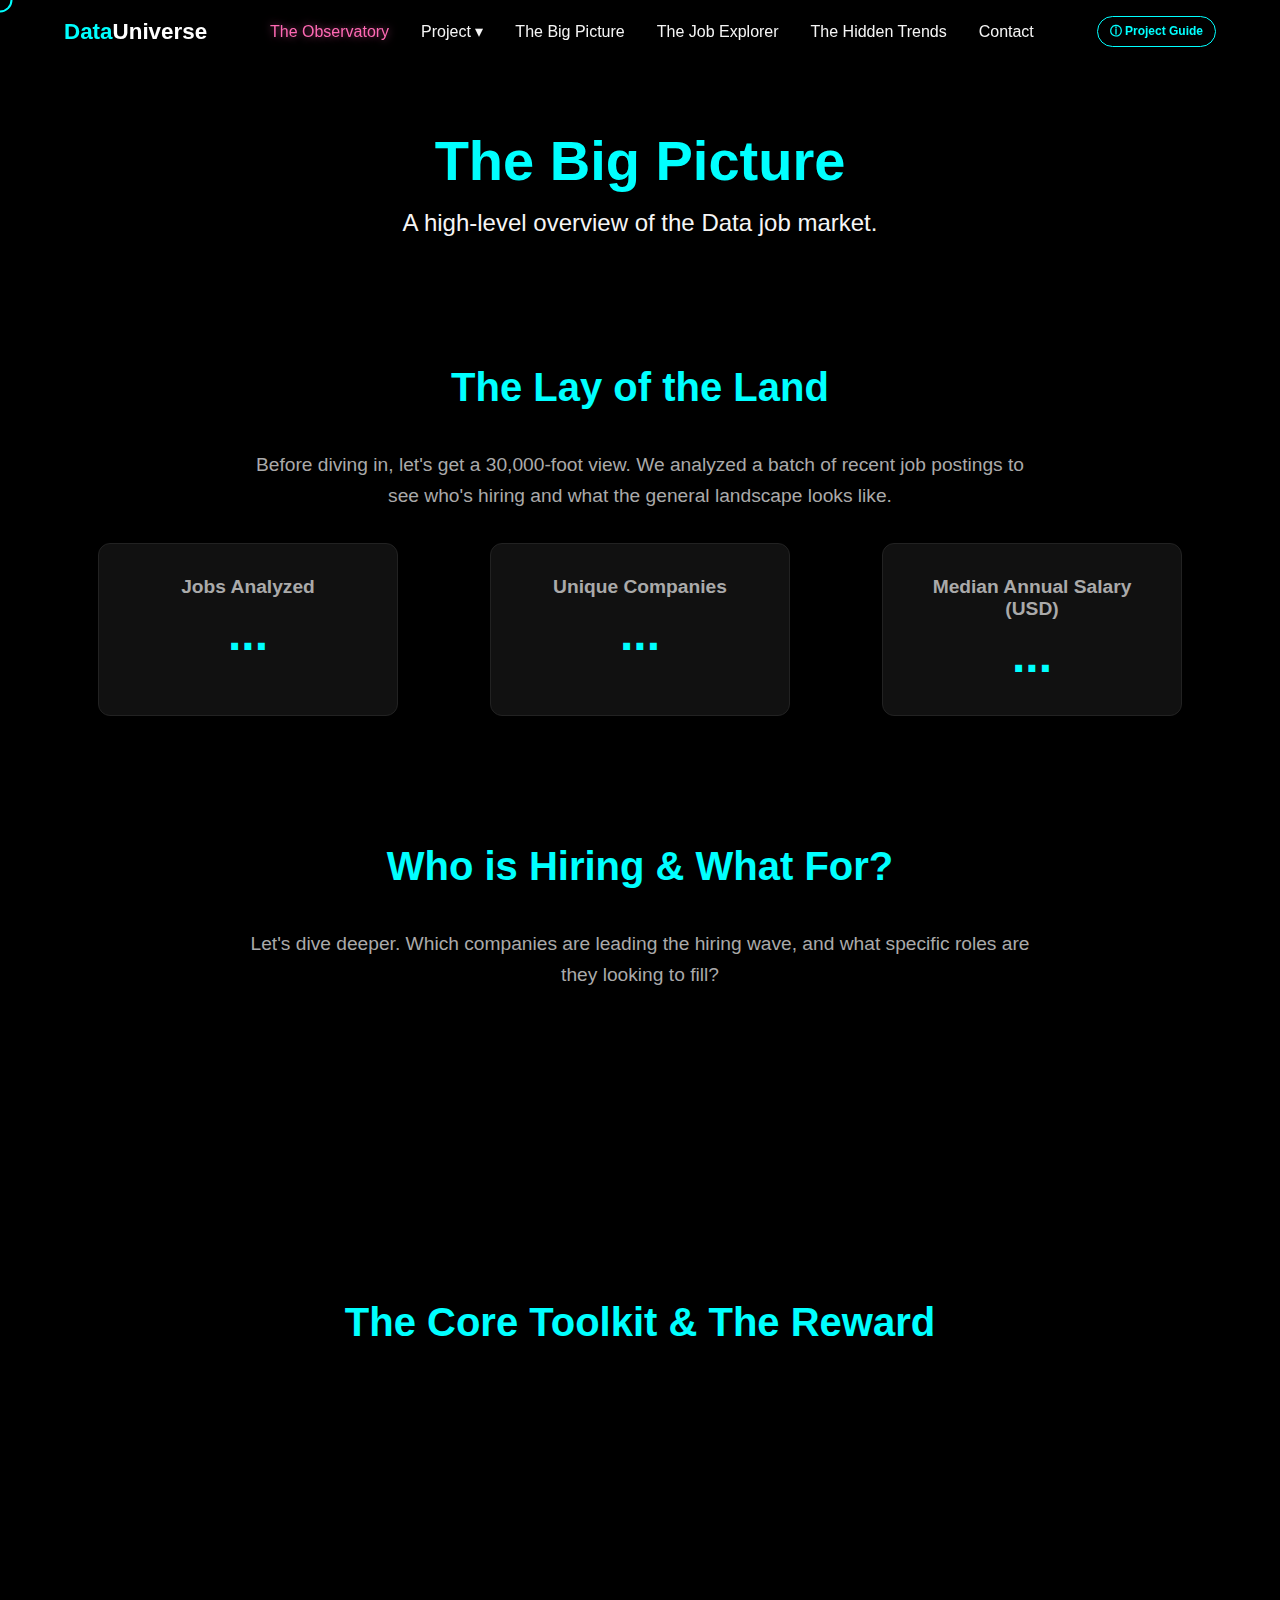
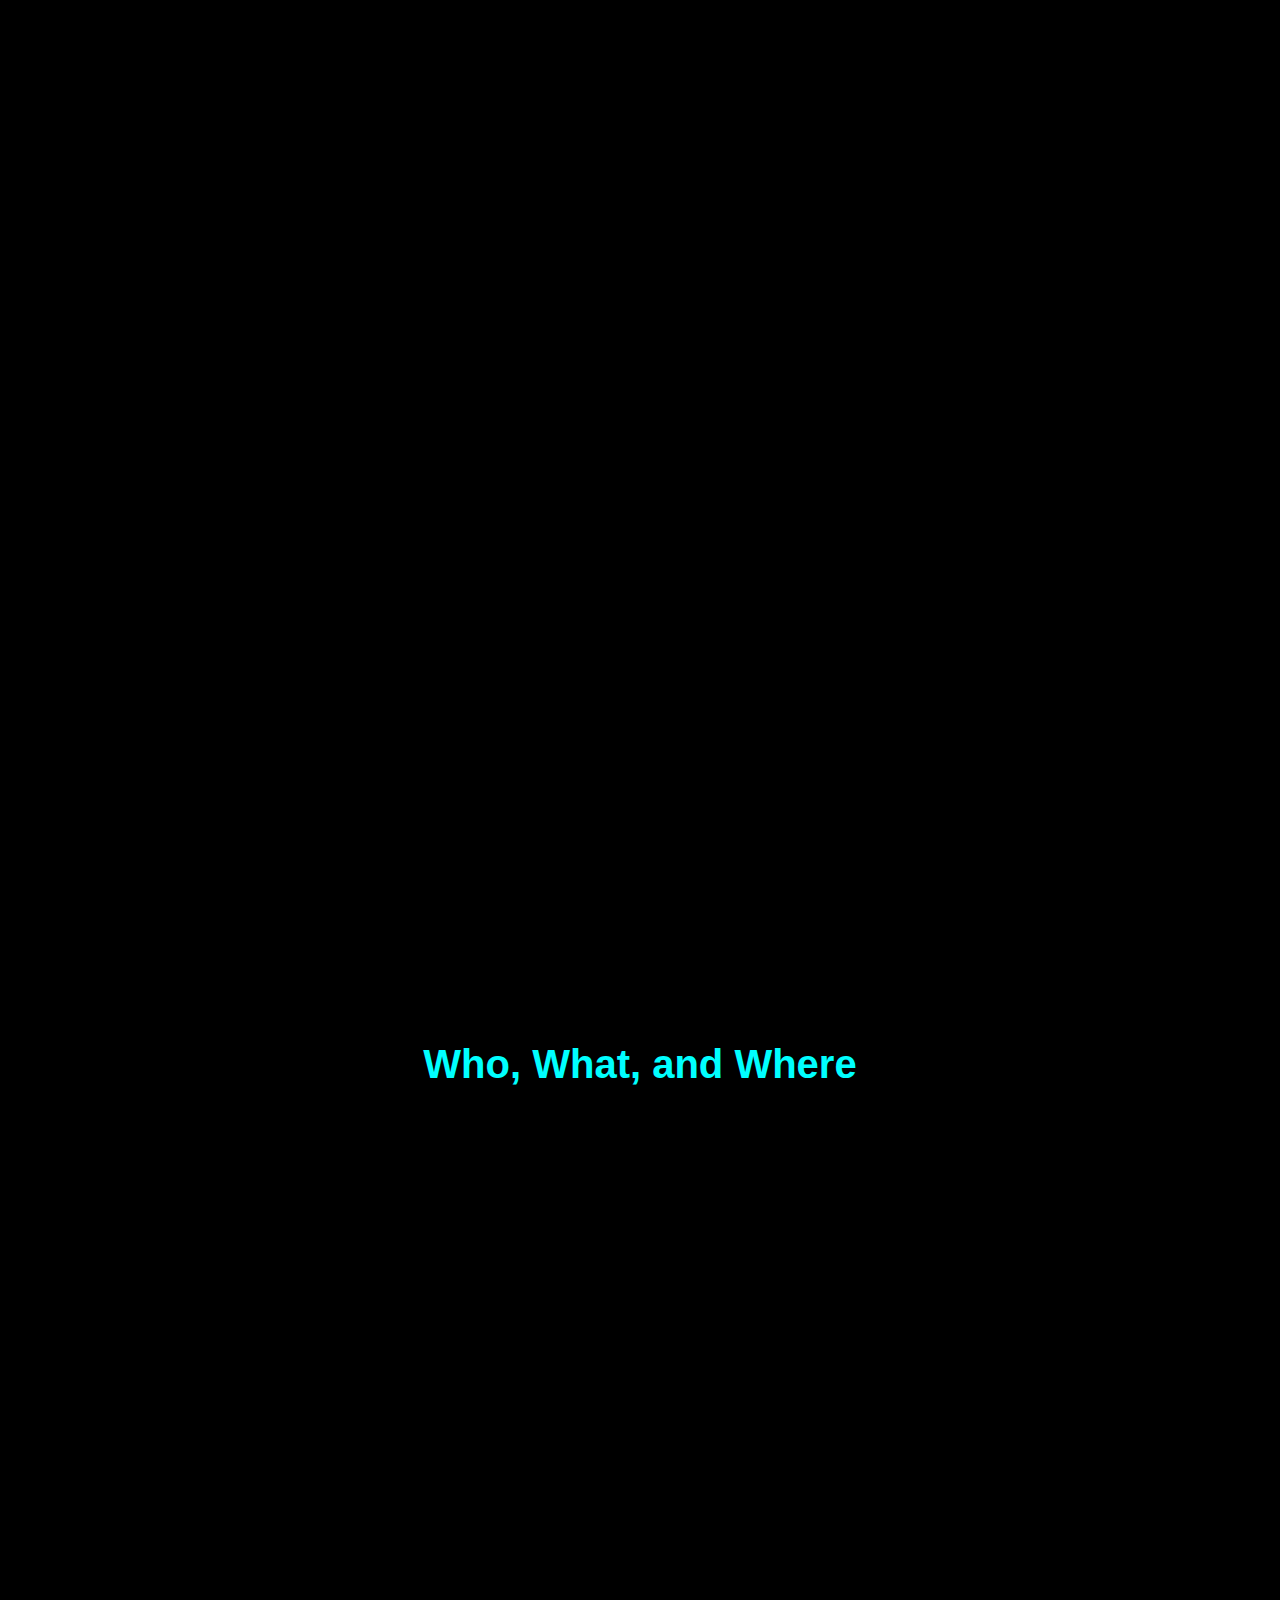
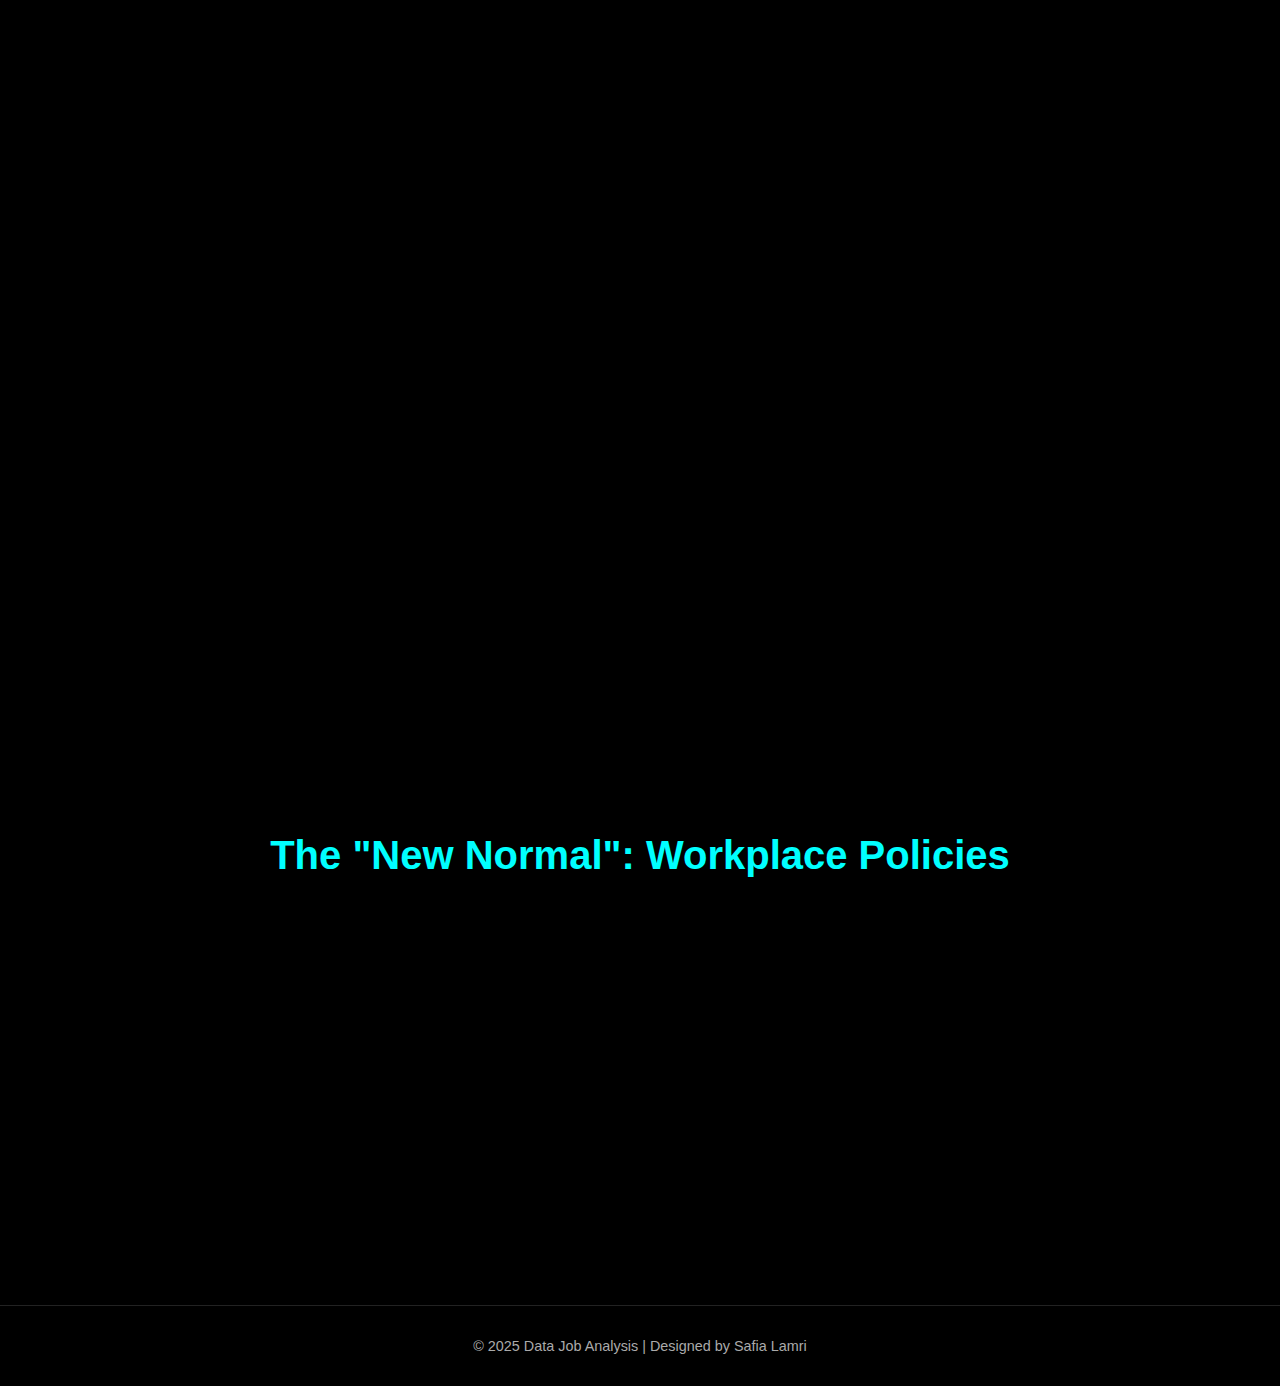
<file: templates/index.html>
<!DOCTYPE html>
<html lang="en">
  <head>
    <meta charset="UTF-8" />
    <meta name="viewport" content="width=device-width, initial-scale=1.0" />
    <title>Data Job Analysis | The Big Picture</title>
    <link rel="stylesheet" href="../static/style.css" />
  </head>
  <body>
    <div class="cursor"></div>

<nav>
  <a href="/startup" class="logo">Data<span>Universe</span></a>

  <ul class="menu">
    <li><a href="/" class="active">The Observatory</a></li>

    <li class="dropdown">
      <a href="/startup#project" class="dropdown-toggle">Project ▾</a>
      <ul class="dropdown-content">
        <li><a href="/explanation">Explanation</a></li>
        <li><a href="/startup#objective">Objective</a></li>
        <li><a href="/startup#motivation">Motivation</a></li>
        <li><a href="/startup#tasks">Main Tasks</a></li>
        <li><hr class="dropdown-divider" /></li>
        <li class="dropdown-header">Results</li>
        <li><a href="/startup#expected">Expected Results</a></li>
      </ul>
    </li>

    <li><a href="/index">The Big Picture</a></li>
    <li><a href="/explorateur">The Job Explorer</a></li>
    <li><a href="/tendances">The Hidden Trends</a></li>
    <li><a href="/startup#contact">Contact</a></li>
  </ul>
  <a href="/static/DataUniverse_Guide.pdf" class="guide-download" target="_blank">
  ⓘ Project Guide
</a>

</nav>



    <header class="hero-banner-simple">
      <h1>The Big Picture</h1>
      <p class="subtitle">A high-level overview of the Data job market.</p>
    </header>

    <main>
      <section id="kpis" class="reveal">
        <h2>The Lay of the Land</h2>
        <p class="story-intro">
          Before diving in, let's get a 30,000-foot view. We analyzed a batch of
          recent job postings to see who's hiring and what the general landscape
          looks like.
        </p>
        <div class="kpi-container">
          <div class="card kpi-card">
            <h3>Jobs Analyzed</h3>
            <span id="kpi-total-value">...</span>
          </div>
          <div class="card kpi-card">
            <h3>Unique Companies</h3>
            <span id="kpi-total-companies">...</span>
          </div>
          <div class="card kpi-card">
            <h3>Median Annual Salary (USD)</h3>
            <span id="kpi-median-salary">...</span>
          </div>
        </div>
      </section>
      </section>

    <section id="charts-who" class="reveal">
        <h2>Who is Hiring & What For?</h2>
        <p class="story-intro">
            Let's dive deeper. Which companies are leading the hiring wave, and what specific roles are they looking to fill?
        </p>
        <div class="chart-container">
            <div class="card chart-card large" id="card-titles">
                <h3>Top 10 Job Titles</h3>
                <div id="chart-titles"></div> 
                <p class="chart-explanation">
                    "Data Analyst" remains the most common gateway, but "Data Engineer" and "Data Scientist" roles are close behind.
                </p>
            </div>
            
            <div class="card chart-card" id="card-companies">
                <h3>Top 10 Companies</h3>
                <div id="chart-companies"></div> 
                <p class="chart-explanation">
                    Tech giants dominate, but we also see a strong presence from finance and consulting sectors.
                </p>
            </div>
        </div>
    </section>

      <section id="charts-main" class="reveal">
        <h2>The Core Toolkit & The Reward</h2>
        <div class="chart-container">
          <div class="card chart-card" id="tech-skills-card">
            <h3>Top 10 Technical Skills</h3>
            <div id="viz-tech-skills"></div>
            <p class="chart-explanation">
              First, what do you need to know? This is the "price of entry."
              Unsurprisingly, SQL and Python are dominant, but look at the rise
              of cloud (AWS, Azure) and visualization (Tableau).
            </p>
          </div>

          <div class="card chart-card" id="salary-dist-card">
            <h3>Annual Salary Distribution (USD)</h3>
            <div id="viz-salary-dist"></div>
            <p class="chart-explanation">
              Now, let's talk money. This histogram shows the spread of annual
              salaries. You can see a strong concentration in the $120k-$170k
              range, but also a long tail of higher-paying opportunities.
            </p>
          </div>
        </div>
      </section>

      <section id="charts-secondary" class="reveal">
        <h2>Who, What, and Where</h2>
        <div class="chart-container">
          <div class="card chart-card" id="tools-card">
            <h3>Top 10 Tools</h3>
            <div id="viz-tools"></div>
            <p class="chart-explanation">
              Beyond core skills, these are the specific *tools* companies
              mention. Knowing Excel is a given, but proficiency in platforms
              like Databricks or specific cloud services can be a huge
              advantage.
            </p>
          </div>

          <div class="card chart-card" id="geo-card">
            <h3>Top 10 Countries</h3>
            <div id="viz-geo"></div>
            <p class="chart-explanation">
              Where in the world are these jobs? While this dataset is heavily
              focused on the United States, you can see the global nature of the
              field.
            </p>
          </div>

          <div class="card chart-card" id="seniority-card">
            <h3>Seniority Levels</h3>
            <div id="viz-seniority"></div>
            <p class="chart-explanation">
              What experience level are companies looking for? This chart shows
              the breakdown. "Not specified" is common, but among those that
              are, Senior and Mid-level roles lead the pack.
            </p>
          </div>

          <div class="card chart-card" id="domains-card">
            <h3>Top Domains</h3>
            <div id="viz-domains"></div>
            <p class="chart-explanation">
              What *kind* of companies are hiring? This shows the industries,
              from tech and finance to healthcare and marketing. Data skills are
              valuable everywhere.
            </p>
          </div>
        </div>
      </section>

      <section id="charts-policy" class="reveal">
        <h2>The "New Normal": Workplace Policies</h2>
        <div class="card chart-card" id="policy-card">
          <div class="small-pie-container">
            <div class="small-pie">
              <h4>Hybrid Policy</h4>
              <div id="viz-hybrid"></div>
              <p class="chart-explanation">
                Is remote work the standard? This shows the split between jobs
                that explicitly mention a hybrid or remote policy vs. those that
                don't.
              </p>
            </div>
            <div class="small-pie">
              <h4>Visa Sponsorship</h4>
              <div id="viz-visa"></div>
              <p class="chart-explanation">
                For international talent, this is crucial. A small but
                significant fraction of companies explicitly offer visa
                sponsorship.
              </p>
            </div>
            <div class="small-pie">
              <h4>Job Source</h4>
              <div id="viz-source"></div>
              <p class="chart-explanation">
                Where did we find these listings? This shows the overwhelming
                dominance of LinkedIn as the primary source for this data.
              </p>
            </div>
          </div>
        </div>
      </section>
    </main>

    <button id="backToTop" aria-label="Back to top">↑</button>

    <footer>© 2025 Data Job Analysis | Designed by Safia Lamri</footer>

    <script src="https://d3js.org/d3.v7.min.js"></script>
    <script src="../static/script.js"></script>
    <script src="../static/page1-dashboard.js"></script>

    <div id="chart-modal-backdrop" class="chart-modal-backdrop hidden">
      <div id="chart-modal-content" class="card">
        <span id="chart-modal-close">&times;</span>
        <h3 id="chart-modal-title">Titre du Graphique</h3>
        <div id="chart-modal-container">
          </div>
      </div>
    </div>
    </body>
</html>

  </body>
</html>
</file>
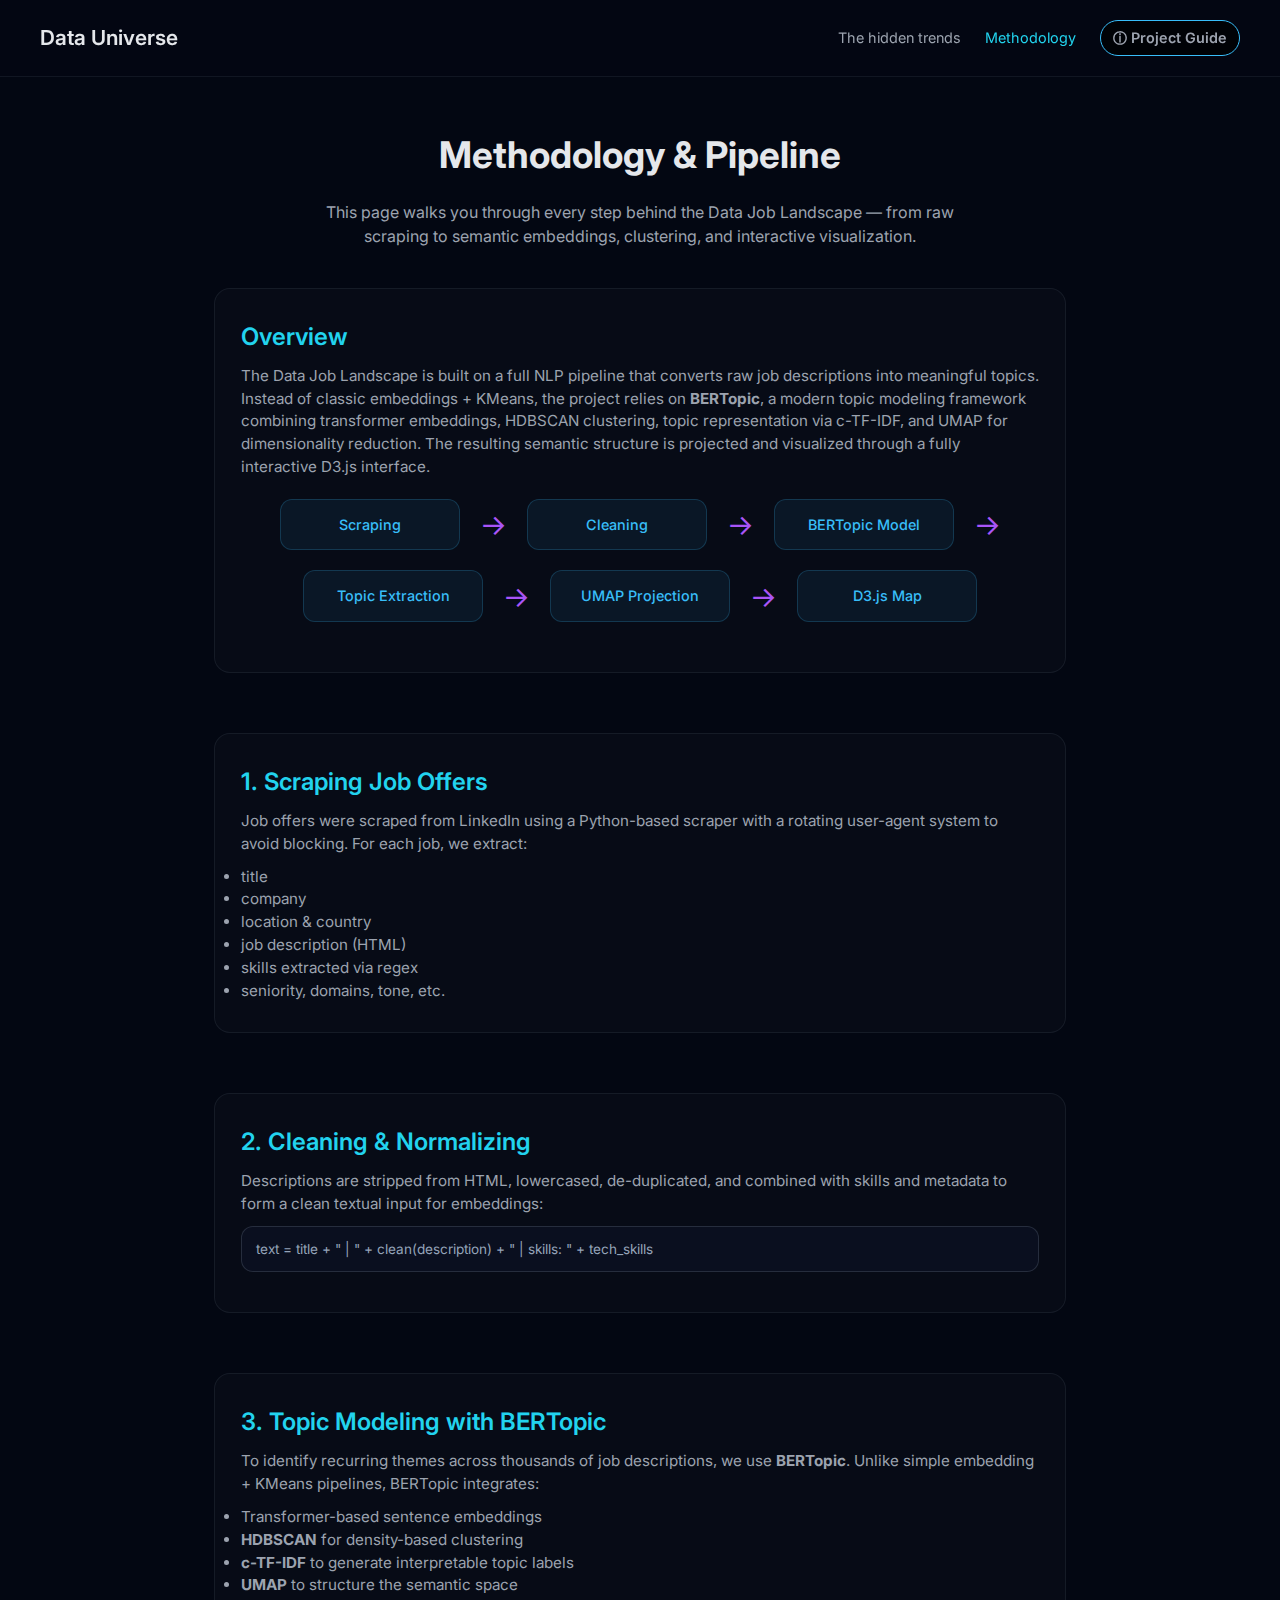
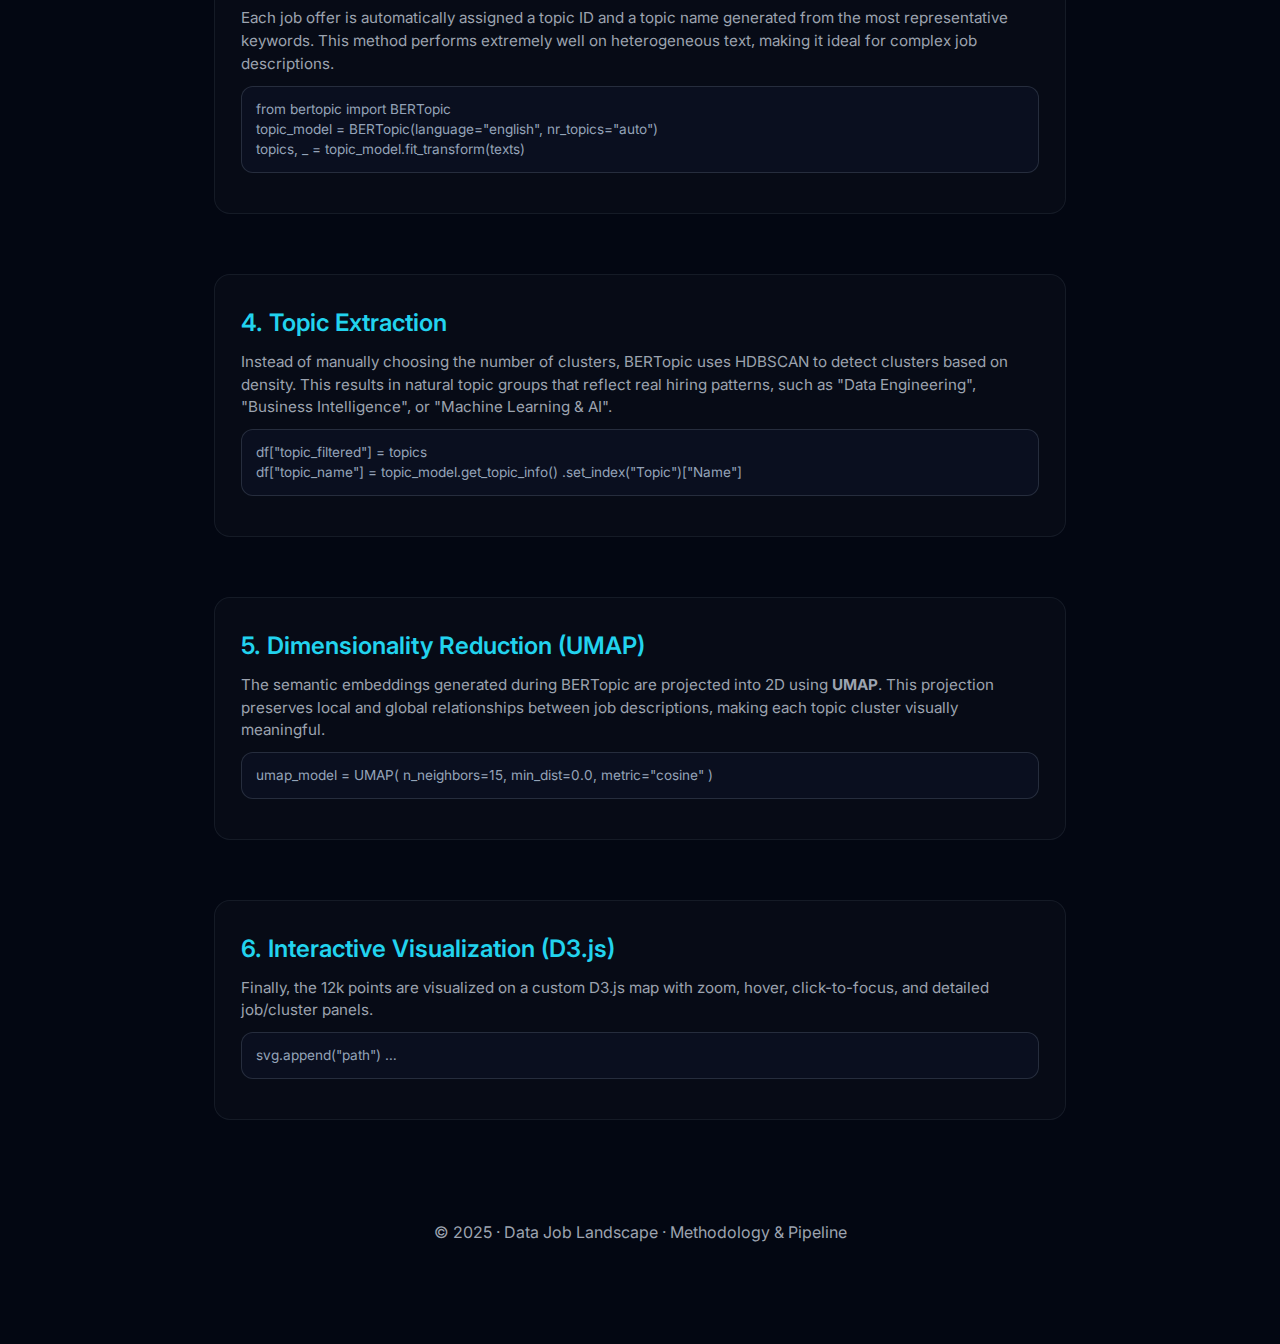
<file: templates/methodology.html>
<!DOCTYPE html>
<html lang="en">
  <head>
    <meta charset="UTF-8" />
    <title>Methodology & Pipeline — Data Job Landscape</title>

    <link
      href="https://fonts.googleapis.com/css2?family=Inter:wght@300;400;500;600;700&display=swap"
      rel="stylesheet"
    />

    <style>
      :root {
        --bg: #050816;
        --bg-alt: #0b1020;
        --text: #e5e7eb;
        --muted: #9ca3af;
        --primary: #22d3ee;
        --secondary: #a855f7;
        --accent: #38bdf8;
        --radius: 18px;
      }

      * {
        margin: 0;
        padding: 0;
        box-sizing: border-box;
      }

      body {
        background: #030712;
        color: var(--text);
        font-family: "Inter", sans-serif;
        line-height: 1.5;
        padding-bottom: 60px;
      }

      header {
        padding: 20px 40px;
        display: flex;
        justify-content: space-between;
        align-items: center;
        background: rgba(3, 7, 18, 0.6);
        backdrop-filter: blur(10px);
        position: sticky;
        top: 0;
        z-index: 100;
        border-bottom: 1px solid rgba(148, 163, 184, 0.1);
      }

      .nav-title {
        font-size: 1.3rem;
        font-weight: 600;
      }

      .nav-links a {
        margin-left: 20px;
        text-decoration: none;
        color: var(--muted);
        font-size: 0.9rem;
      }
      .nav-links a:hover {
        color: var(--primary);
      }

      .wrapper {
        max-width: 900px;
        margin: 50px auto;
        padding: 0 24px;
      }

      .title {
        font-size: 2.3rem;
        font-weight: 700;
        text-align: center;
        margin-bottom: 18px;
      }

      .subtitle {
        text-align: center;
        font-size: 1rem;
        color: var(--muted);
        max-width: 650px;
        margin: 0 auto 40px;
      }

      section {
        margin-bottom: 60px;
        padding: 30px 26px;
        background: rgba(255, 255, 255, 0.02);
        border: 1px solid rgba(148, 163, 184, 0.1);
        border-radius: 16px;
      }

      .section-title {
        font-size: 1.5rem;
        font-weight: 600;
        margin-bottom: 10px;
        color: var(--primary);
      }

      .section-text {
        font-size: 0.95rem;
        color: var(--muted);
      }

      .step {
        margin-top: 22px;
        padding-left: 10px;
        border-left: 2px solid var(--primary);
        padding-bottom: 6px;
      }

      .step-title {
        font-size: 1.1rem;
        font-weight: 600;
        color: var(--accent);
        margin-bottom: 4px;
      }

      .step-desc {
        font-size: 0.9rem;
        color: #cbd5e1;
      }

      .code-block {
        background: #0a0f1f;
        padding: 12px 14px;
        border-radius: 12px;
        border: 1px solid rgba(148, 163, 184, 0.2);
        color: #94a3b8;
        font-size: 0.85rem;
        margin: 10px 0;
        overflow-x: auto;
      }

      .schema {
        margin: 20px auto;
        display: flex;
        justify-content: center;
        gap: 20px;
        flex-wrap: wrap;
      }

      .schema-box {
        padding: 14px 20px;
        background: rgba(56, 189, 248, 0.07);
        border: 1px solid rgba(56, 189, 248, 0.2);
        border-radius: 12px;
        font-size: 0.9rem;
        color: var(--accent);
        min-width: 180px;
        text-align: center;
        font-weight: 500;
      }

      .arrow {
        font-size: 1.8rem;
        color: var(--secondary);
        align-self: center;
      }
      .guide-download {
  display: inline-flex;
  align-items: center;
  gap: 6px;
  padding: 6px 12px;
  border: 1px solid var(--accent, #00ffff);
  border-radius: 999px;
  color: var(--accent, #00ffff);
  font-size: 0.75rem;
  font-weight: 600;
  text-decoration: none;
  background: rgba(0, 0, 0, 0.6);
  transition: all 0.25s ease;
  white-space: nowrap;
}

.guide-download:hover {
  background: var(--accent, #00ffff);
  color: #000;
  box-shadow: 0 0 10px rgba(0, 255, 255, 0.4);
}

    </style>
  </head>

  <body>
    <!-- HEADER -->
    <header>
      <div class="nav-title">Data Universe</div>
      <nav class="nav-links">
        <a href="tendances.html">The hidden trends</a>
        <a href="methodology.html" style="color: var(--primary)">Methodology</a>
        <a href="/static/DataUniverse_Guide.pdf" class="guide-download" target="_blank">
  ⓘ Project Guide
</a>

      </nav>
    </header>

    <div class="wrapper">
      <!-- PAGE TITLE -->
      <div class="title">Methodology & Pipeline</div>
      <p class="subtitle">
        This page walks you through every step behind the Data Job Landscape —
        from raw scraping to semantic embeddings, clustering, and interactive
        visualization.
      </p>

      <!-- SECTION: OVERVIEW -->
      <section>
        <div class="section-title">Overview</div>
        <p class="section-text">
          The Data Job Landscape is built on a full NLP pipeline that converts
          raw job descriptions into meaningful topics. Instead of classic
          embeddings + KMeans, the project relies on
          <strong>BERTopic</strong>, a modern topic modeling framework combining
          transformer embeddings, HDBSCAN clustering, topic representation via
          c-TF-IDF, and UMAP for dimensionality reduction. The resulting
          semantic structure is projected and visualized through a fully
          interactive D3.js interface.
        </p>

        <div class="schema">
          <div class="schema-box">Scraping</div>
          <div class="arrow">→</div>
          <div class="schema-box">Cleaning</div>
          <div class="arrow">→</div>
          <div class="schema-box">BERTopic Model</div>
          <div class="arrow">→</div>
          <div class="schema-box">Topic Extraction</div>
          <div class="arrow">→</div>
          <div class="schema-box">UMAP Projection</div>
          <div class="arrow">→</div>
          <div class="schema-box">D3.js Map</div>
        </div>
      </section>

      <!-- SCRAPING -->
      <section>
        <div class="section-title">1. Scraping Job Offers</div>
        <p class="section-text">
          Job offers were scraped from LinkedIn using a Python-based scraper
          with a rotating user-agent system to avoid blocking. For each job, we
          extract:
        </p>

        <ul class="section-text" style="margin-top: 10px">
          <li>title</li>
          <li>company</li>
          <li>location & country</li>
          <li>job description (HTML)</li>
          <li>skills extracted via regex</li>
          <li>seniority, domains, tone, etc.</li>
        </ul>
      </section>

      <!-- CLEANING -->
      <section>
        <div class="section-title">2. Cleaning & Normalizing</div>
        <p class="section-text">
          Descriptions are stripped from HTML, lowercased, de-duplicated, and
          combined with skills and metadata to form a clean textual input for
          embeddings:
        </p>

        <div class="code-block">
          text = title + " | " + clean(description) + " | skills: " +
          tech_skills
        </div>
      </section>

      <!-- EMBEDDINGS -->
      <section>
        <div class="section-title">3. Topic Modeling with BERTopic</div>
        <p class="section-text">
          To identify recurring themes across thousands of job descriptions, we
          use
          <strong>BERTopic</strong>. Unlike simple embedding + KMeans pipelines,
          BERTopic integrates:
        </p>

        <ul class="section-text" style="margin-top: 10px">
          <li>Transformer-based sentence embeddings</li>
          <li><strong>HDBSCAN</strong> for density-based clustering</li>
          <li>
            <strong>c-TF-IDF</strong> to generate interpretable topic labels
          </li>
          <li><strong>UMAP</strong> to structure the semantic space</li>
        </ul>

        <p class="section-text" style="margin-top: 10px">
          Each job offer is automatically assigned a topic ID and a topic name
          generated from the most representative keywords. This method performs
          extremely well on heterogeneous text, making it ideal for complex job
          descriptions.
        </p>

        <div class="code-block">
          from bertopic import BERTopic<br />
          topic_model = BERTopic(language="english", nr_topics="auto")<br />
          topics, _ = topic_model.fit_transform(texts)
        </div>
      </section>

      <!-- CLUSTERING -->
      <section>
        <div class="section-title">4. Topic Extraction</div>
        <p class="section-text">
          Instead of manually choosing the number of clusters, BERTopic uses
          HDBSCAN to detect clusters based on density. This results in natural
          topic groups that reflect real hiring patterns, such as "Data
          Engineering", "Business Intelligence", or "Machine Learning & AI".
        </p>

        <div class="code-block">
          df["topic_filtered"] = topics<br />
          df["topic_name"] = topic_model.get_topic_info()
          .set_index("Topic")["Name"]
        </div>
      </section>

      <!-- UMAP -->
      <section>
        <div class="section-title">5. Dimensionality Reduction (UMAP)</div>
        <p class="section-text">
          The semantic embeddings generated during BERTopic are projected into
          2D using
          <strong>UMAP</strong>. This projection preserves local and global
          relationships between job descriptions, making each topic cluster
          visually meaningful.
        </p>

        <div class="code-block">
          umap_model = UMAP( n_neighbors=15, min_dist=0.0, metric="cosine" )
        </div>
      </section>

      <!-- D3 VISUALIZATION -->
      <section>
        <div class="section-title">6. Interactive Visualization (D3.js)</div>
        <p class="section-text">
          Finally, the 12k points are visualized on a custom D3.js map with
          zoom, hover, click-to-focus, and detailed job/cluster panels.
        </p>

        <div class="code-block">svg.append("path") …</div>
      </section>
    </div>

    <!-- FOOTER -->
    <footer style="padding: 40px 0; text-align: center; color: var(--muted)">
      © 2025 · Data Job Landscape · Methodology & Pipeline
    </footer>
  </body>
</html>
</file>
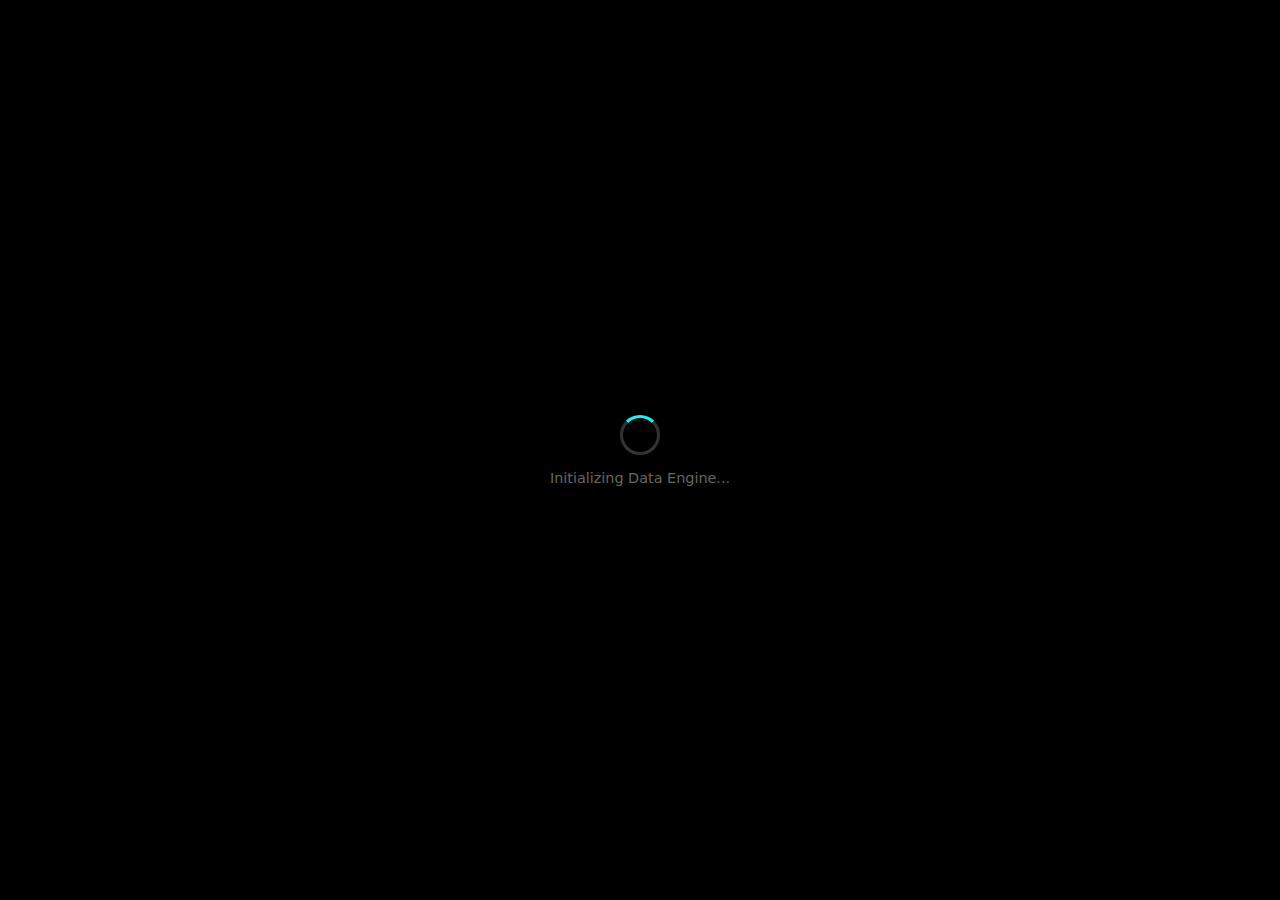
<file: templates/tendances.html>
<!DOCTYPE html>
<html lang="fr">
  <head>
    <meta charset="UTF-8" />
    <meta name="viewport" content="width=device-width, initial-scale=1.0" />
    <title>Job Market Intelligence Platform</title>
    <script src="https://d3js.org/d3.v7.min.js"></script>
    <style>
      /* 1. THEME & VARIABLES */
      :root {
        --bg-dark: #050505;
        --bg-panel: #111111;
        --border: #333;
        --text-main: #e0e0e0;
        --text-muted: #888;
        --accent: #00ffff;
        --accent-dim: rgba(0, 255, 255, 0.1);
        --danger: #ff4444;
        --chart-bar: #38bdf8;
      }

      * {
        box-sizing: border-box;
      }
      nav {
        position: fixed;
        top: 0;
        left: 0;
        width: 100%;
        display: flex;
        justify-content: space-between;
        align-items: center;
        padding: 1rem 5%;
        background: rgba(0, 0, 0, 0.7);
        backdrop-filter: blur(10px);
        z-index: 1000;
      }
      nav ul {
        list-style: none;
        display: flex;
        gap: 2rem;
        align-items: center;
      }
      nav ul li {
        position: relative;
      }
      nav ul li a {
        color: var(--text);
        text-decoration: none;
        transition: 0.3s;
      }
      nav ul li a:hover {
        color: var(--accent);
      }
      nav ul li a.active {
        color: #ff69b4;
        text-shadow: 0 0 8px rgba(255, 105, 180, 0.6);
      }
      .dropdown-content {
        display: none;
        position: absolute;
        top: 100%;
        left: 0;
        background: #111;
        border-radius: 6px;
        min-width: 160px;
        box-shadow: 0 4px 10px rgba(0, 0, 0, 0.3);
      }
      .dropdown-content li {
        display: block;
        padding: 0.5rem 1rem;
      }
      .dropdown-content li a {
        color: var(--gray);
      }
      .dropdown:hover .dropdown-content {
        display: block;
      }
      body {
        margin: 0;
        padding: 0;
        background-color: var(--bg-dark);
        color: var(--text-main);
        font-family: "Inter", system-ui, sans-serif;
        height: 100vh;
        overflow: hidden;
        display: flex;
        flex-direction: column;
      }

      /* Scrollbars */
      ::-webkit-scrollbar {
        width: 6px;
        height: 6px;
      }
      ::-webkit-scrollbar-track {
        background: #000;
      }
      ::-webkit-scrollbar-thumb {
        background: #333;
        border-radius: 3px;
      }

      /* 2. LAYOUT & NAV */
      nav {
        height: 55px;
        display: flex;
        align-items: center;
        justify-content: space-between;
        padding: 0 20px;
        background: rgba(0, 0, 0, 0.9);
        border-bottom: 1px solid var(--border);
        flex-shrink: 0;
      }
      .logo {
        font-weight: 800;
        font-size: 1.1rem;
        color: #fff;
        text-transform: uppercase;
        letter-spacing: 1px;
      }
      .logo span {
        color: var(--accent);
      }

      .app-grid {
        display: grid;
        grid-template-columns: 260px 1fr 380px; /* Panneau droite plus large pour les graphes */
        height: calc(100vh - 55px);
        overflow: hidden;
      }

      /* 3. SIDEBAR (FILTRES) */
      .sidebar {
        background: var(--bg-panel);
        border-right: 1px solid var(--border);
        padding: 15px;
        overflow-y: auto;
        display: flex;
        flex-direction: column;
        gap: 15px;
      }
      .filter-title {
        font-size: 0.75rem;
        text-transform: uppercase;
        color: var(--accent);
        font-weight: 700;
        margin-bottom: 8px;
      }

      .checkbox-list {
        max-height: 120px;
        overflow-y: auto;
        background: rgba(0, 0, 0, 0.3);
        border: 1px solid #222;
        padding: 5px;
        border-radius: 4px;
      }
      .cb-item {
        display: flex;
        align-items: center;
        gap: 8px;
        font-size: 0.8rem;
        padding: 2px 0;
        color: #ccc;
      }
      .cb-item:hover {
        color: #fff;
      }

      input[type="text"] {
        width: 100%;
        background: #000;
        border: 1px solid var(--border);
        color: #fff;
        padding: 8px;
        border-radius: 4px;
      }

      .btn-reset {
        width: 100%;
        padding: 8px;
        background: transparent;
        border: 1px solid var(--border);
        color: #888;
        cursor: pointer;
        transition: 0.2s;
      }
      .btn-reset:hover {
        border-color: var(--accent);
        color: var(--accent);
      }

      /* 4. VIZ CONTAINER & CONTROLS */
      .viz-area {
        position: relative;
        background: radial-gradient(circle at center, #111 0%, #000 100%);
        overflow: hidden;
      }
      #scatter {
        width: 100%;
        height: 100%;
        cursor: grab;
      }
      #scatter:active {
        cursor: grabbing;
      }

      /* Zoom Controls */
      .map-controls {
        position: absolute;
        bottom: 20px;
        right: 20px;
        display: flex;
        flex-direction: column;
        gap: 5px;
        z-index: 10;
      }
      .control-btn {
        width: 32px;
        height: 32px;
        background: rgba(0, 0, 0, 0.8);
        border: 1px solid var(--border);
        color: #fff;
        font-size: 1.2rem;
        cursor: pointer;
        display: flex;
        align-items: center;
        justify-content: center;
        border-radius: 4px;
        transition: 0.2s;
      }
      .control-btn:hover {
        background: var(--accent);
        color: #000;
        border-color: var(--accent);
      }

      /* Guide Button */
      .guide-btn {
        position: absolute;
        top: 20px;
        right: 20px;
        background: rgba(0, 0, 0, 0.8);
        border: 1px solid var(--accent);
        color: var(--accent);
        padding: 6px 12px;
        font-size: 0.8rem;
        cursor: pointer;
        border-radius: 4px;
        z-index: 10;
        font-weight: 600;
      }
      .guide-btn:hover {
        background: var(--accent);
        color: #000;
      }
      .guide-download {
  display: inline-flex;
  align-items: center;
  gap: 6px;
  padding: 6px 12px;
  border: 1px solid var(--accent, #00ffff);
  border-radius: 999px;
  color: var(--accent, #00ffff);
  font-size: 0.75rem;
  font-weight: 600;
  text-decoration: none;
  background: rgba(0, 0, 0, 0.6);
  transition: all 0.25s ease;
  white-space: nowrap;
}

.guide-download:hover {
  background: var(--accent, #00ffff);
  color: #000;
  box-shadow: 0 0 10px rgba(0, 255, 255, 0.4);
}


      /* Tooltip */
      #tooltip {
        position: absolute;
        pointer-events: none;
        opacity: 0;
        background: rgba(0, 0, 0, 0.95);
        border: 1px solid var(--border);
        padding: 8px 12px;
        border-radius: 6px;
        font-size: 0.8rem;
        z-index: 100;
        box-shadow: 0 4px 12px rgba(0, 0, 0, 0.5);
        transform: translate(-50%, -120%);
        transition: opacity 0.1s;
      }

      /* 5. RIGHT PANEL (ANALYTICS) */
      .panel-right {
        background: var(--bg-panel);
        border-left: 1px solid var(--border);
        display: flex;
        flex-direction: column;
        overflow-y: auto;
      }
      .panel-header {
        padding: 15px;
        border-bottom: 1px solid var(--border);
        display: flex;
        justify-content: space-between;
        align-items: center;
      }
      .panel-title {
        font-weight: 700;
        color: #fff;
        font-size: 0.9rem;
      }
      .panel-content {
        padding: 15px;
        flex: 1;
        display: flex;
        flex-direction: column;
        gap: 20px;
      }

      /* Mini Charts */
      .chart-container {
        margin-bottom: 15px;
      }
      .chart-title {
        font-size: 0.75rem;
        color: #888;
        margin-bottom: 8px;
        text-transform: uppercase;
      }
      .bar-row {
        display: flex;
        align-items: center;
        margin-bottom: 6px;
        font-size: 0.75rem;
      }
      .bar-label {
        width: 90px;
        color: #ccc;
        white-space: nowrap;
        overflow: hidden;
        text-overflow: ellipsis;
      }
      .bar-track {
        flex: 1;
        height: 6px;
        background: #222;
        border-radius: 3px;
        margin: 0 8px;
        position: relative;
      }
      .bar-fill {
        height: 100%;
        background: var(--chart-bar);
        border-radius: 3px;
        transition: width 0.5s;
      }
      .bar-val {
        width: 30px;
        text-align: right;
        color: #666;
        font-size: 0.7rem;
      }

      .empty-state {
        text-align: center;
        color: #555;
        margin-top: 40px;
        font-style: italic;
      }

      /*  6. MODAL & ERROR STATES */
      .loading-overlay {
        position: fixed;
        inset: 0;
        background: #000;
        z-index: 2000;
        display: flex;
        justify-content: center;
        align-items: center;
        flex-direction: column;
      }
      .spinner {
        width: 40px;
        height: 40px;
        border: 3px solid #333;
        border-top-color: var(--accent);
        border-radius: 50%;
        animation: spin 1s linear infinite;
      }
      @keyframes spin {
        to {
          transform: rotate(360deg);
        }
      }

      .modal-backdrop {
        position: fixed;
        inset: 0;
        background: rgba(0, 0, 0, 0.9);
        z-index: 1000;
        display: none;
        justify-content: center;
        align-items: center;
      }
      .modal-backdrop.active {
        display: flex;
      }
      .modal-box {
        background: #111;
        border: 1px solid var(--border);
        width: 80%;
        max-width: 900px;
        max-height: 80vh;
        border-radius: 8px;
        display: flex;
        flex-direction: column;
      }
      .modal-scroll {
        overflow-y: auto;
        padding: 20px;
      }

      /* Table styles */
      table {
        width: 100%;
        border-collapse: collapse;
        font-size: 0.85rem;
      }
      th {
        text-align: left;
        padding: 10px;
        border-bottom: 1px solid var(--border);
        color: #888;
        position: sticky;
        top: 0;
        background: #111;
      }
      td {
        padding: 10px;
        border-bottom: 1px solid #222;
      }
      tr:hover td {
        background: #1a1a1a;
        cursor: pointer;
        color: #fff;
      }

      /* Responsive */
      @media (max-width: 1100px) {
        .app-grid {
          grid-template-columns: 1fr;
          overflow-y: auto;
          height: auto;
        }
        .viz-area {
          height: 500px;
        }
      }
    </style>
  </head>
  <body>
    <div id="loader" class="loading-overlay">
      <div class="spinner"></div>
      <div style="margin-top: 15px; color: #666; font-size: 0.9rem">
        Initializing Data Engine...
      </div>
    </div>

    <nav>
      <a href="/startup" class="logo">Data<span>Universe</span></a>

      <ul class="menu">
        <li><a href="/" class="active">The Observatory</a></li>

        <li class="dropdown">
          <a href="/startup#project" class="dropdown-toggle">Project ▾</a>
          <ul class="dropdown-content">
            <li><a href="/explanation">Explanation</a></li>
            <li><a href="/startup#objective">Objective</a></li>
            <li><a href="/startup#motivation">Motivation</a></li>
            <li><a href="/startup#tasks">Main Tasks</a></li>
            <li><hr class="dropdown-divider" /></li>
            <li class="dropdown-header">Results</li>
            <li><a href="/startup#expected">Expected Results</a></li>
          </ul>
        </li>

        <li><a href="/index">The Big Picture</a></li>
        <li><a href="/explorateur">The Job Explorer</a></li>
        <li><a href="/tendances">The Hidden Trends</a></li>
        <li><a href="/startup#contact">Contact</a></li>
      </ul>
<a href="/static/DataUniverse_Guide.pdf" class="guide-download" target="_blank">
  ⓘ Project Guide (PDF)
</a>


    </nav>

    <div class="app-grid">
      <aside class="sidebar">
        <div class="filter-title">Search</div>
        <input
          type="text"
          id="search-input"
          placeholder="e.g. Data Scientist, Python..."
        />

        <div class="filter-title" style="margin-top: 20px">Cluster / Topic</div>
        <div id="list-clusters" class="checkbox-list"></div>

        <div class="filter-title" style="margin-top: 20px">Country</div>
        <div id="list-countries" class="checkbox-list"></div>

        <div class="filter-title" style="margin-top: 20px">Seniority</div>
        <div id="list-seniority" class="checkbox-list"></div>

        <button id="btn-reset" class="btn-reset" style="margin-top: auto">
          Reset View
        </button>
        <div
          id="total-count"
          style="margin-top: 12px; color: #666; font-size: 0.8rem"
        >
          –
        </div>
      </aside>

      <main class="viz-area">
        <svg id="scatter"></svg>
        <div id="tooltip"></div>

        <button id="btn-guide" class="guide-btn">Clusters Guide</button>

        <div class="map-controls">
          <div class="control-btn" id="zoom-in" title="Zoom In">+</div>
          <div class="control-btn" id="zoom-out" title="Zoom Out">-</div>
          <div class="control-btn" id="zoom-reset" title="Reset Map">⟲</div>
        </div>
      </main>

      <aside class="panel-right">
        <div class="panel-header">
          <span class="panel-title">Analytics Dashboard</span>
          <button
            id="clear-selection"
            style="
              background: none;
              border: none;
              color: #666;
              cursor: pointer;
              font-size: 0.75rem;
            "
          >
            Clear
          </button>
        </div>

        <div id="dashboard-content" class="panel-content">
          <div class="empty-state">
            <p>
              Select a Cluster or a Job on the map to see detailed analytics.
            </p>
          </div>
        </div>
      </aside>
    </div>

    <div id="modal-guide" class="modal-backdrop">
      <div class="modal-box">
        <div class="panel-header">
          <span class="panel-title">Cluster Definitions</span>
          <button
            id="close-modal"
            style="
              background: none;
              border: none;
              color: #fff;
              font-size: 1.2rem;
              cursor: pointer;
            "
          >
            &times;
          </button>
        </div>
        <div class="modal-scroll">
          <table>
            <thead>
              <tr>
                <th>ID</th>
                <th>Topic Name</th>
                <th>Top Skills (Context)</th>
                <th>Volume</th>
              </tr>
            </thead>
            <tbody id="table-clusters"></tbody>
          </table>
        </div>
      </div>
    </div>

    <script>
      // CONFIG & STATE
      const CSV_PATH = "/api/d3-data";

      let state = {
        data: [],
        filtered: [],
        highlightedCluster: null,
        selectedJob: null,
        width: 0,
        height: 0,
        transform: d3.zoomIdentity,
      };

      const margin = { top: 20, right: 20, bottom: 20, left: 20 };

      // D3 Selections
      const svg = d3.select("#scatter");
      const g = svg.append("g");
      const tooltip = d3.select("#tooltip");

      // Scales
      let xScale = d3.scaleLinear();
      let yScale = d3.scaleLinear();
      let colorScale = d3.scaleOrdinal(d3.schemeTableau10);
      let zoomBehavior;

      // 1. INITIALIZATION
      function toArr(x) {
        if (!x) return [];
        if (Array.isArray(x))
          return x.map((v) => String(v).trim()).filter(Boolean);
        return String(x)
          .split(",")
          .map((s) => s.trim())
          .filter(Boolean);
      }

      async function init() {
        try {
          const raw = await fetch(CSV_PATH).then((res) => res.json());

          // Process Data
          state.data = raw
            .map((d, i) => ({
              id: d.id != null ? +d.id : i,

              title: d.title || "Unknown Title",
              company: d.company || "Unknown Company",
              country: d.country || "Unknown",
              level: d.seniority_level || d.experience_level || "Not Specified",

              cluster: +d.topic_filtered,
              clusterName: d.topic_name || `Cluster ${d.topic_filtered}`,

              x: +d.x_umap,
              y: +d.y_umap,

              // 👇 AJOUT ICI
              date: d.date_posted
                ? new Date(d.date_posted)
                : d.scraped_at
                ? new Date(d.scraped_at)
                : null,

              salary: d.salary_value ? +d.salary_value : null,
              currency: d.salary_currency || "$",

              skills: toArr(d.skills_tech || d.topic_keywords || ""),
              softSkills: toArr(d.soft_skills || ""),
              domains: toArr(d.domains || ""),
              desc: d.description || "",
            }))
            .filter((d) => !isNaN(d.x) && !isNaN(d.y) && d.date);
          // 🔽 DOWNSAMPLING POUR LA PAGE TENDANCES
          state.data = sampleOnePerDayPerCompany(state.data);

          state.filtered = [...state.data];

          // UI Setup
          setupDimensions();
          setupScales();
          setupZoom();
          setupFilters();
          renderMap();

          // Hide Loader
          document.getElementById("loader").style.display = "none";
          updateTotalCount();
        } catch (error) {
          console.error(error);
          document.getElementById("loader").innerHTML = `
            <div style="color:#ff4444; text-align:center;">
              <h3>Error Loading Data</h3>
              <p>Could not load ${CSV_PATH}.<br>Check console for details.</p>
            </div>`;
        }
      }

      function setupDimensions() {
        const container = document.querySelector(".viz-area");
        state.width = container.clientWidth;
        state.height = container.clientHeight;
        svg.attr("width", state.width).attr("height", state.height);
      }

      function setupScales() {
        const xExt = d3.extent(state.data, (d) => d.x);
        const yExt = d3.extent(state.data, (d) => d.y);
        const padX = (xExt[1] - xExt[0]) * 0.05;
        const padY = (yExt[1] - yExt[0]) * 0.05;

        xScale
          .domain([xExt[0] - padX, xExt[1] + padX])
          .range([margin.left, state.width - margin.right]);
        yScale
          .domain([yExt[0] - padY, yExt[1] + padY])
          .range([state.height - margin.bottom, margin.top]);
      }

      // 2. ZOOM & NAVIGATION
      function setupZoom() {
        zoomBehavior = d3
          .zoom()
          .scaleExtent([0.5, 8])
          .on("zoom", (e) => {
            state.transform = e.transform;
            g.attr("transform", e.transform);
          });

        svg.call(zoomBehavior).on("dblclick.zoom", null); // Disable double click zoom

        // Button Listeners
        d3.select("#zoom-in").on("click", () => {
          svg.transition().duration(300).call(zoomBehavior.scaleBy, 1.5);
        });
        d3.select("#zoom-out").on("click", () => {
          svg.transition().duration(300).call(zoomBehavior.scaleBy, 0.66);
        });
        d3.select("#zoom-reset").on("click", () => {
          svg
            .transition()
            .duration(750)
            .call(zoomBehavior.transform, d3.zoomIdentity);
        });
      }
      // 3. RENDERING MAP

      function renderMap() {
        const circles = g.selectAll("circle").data(state.filtered, (d) => d.id);

        circles.exit().remove();

        const enter = circles
          .enter()
          .append("circle")
          .attr("r", 3.5)
          .attr("stroke-width", 0.5)
          .attr("stroke", "#000")
          .attr("cursor", "pointer");

        circles
          .merge(enter)
          .attr("cx", (d) => xScale(d.x))
          .attr("cy", (d) => yScale(d.y))
          .attr("fill", (d) => colorScale(d.cluster))
          .attr("opacity", (d) => {
            if (
              state.highlightedCluster !== null &&
              d.cluster !== state.highlightedCluster
            )
              return 0.1;
            return 0.8;
          })
          .on("mouseover", (e, d) => {
            tooltip
              .style("opacity", 1)
              .style("left", e.pageX + "px")
              .style("top", e.pageY + "px")
              .html(`<strong>${d.title}</strong><br>${d.company}`);
            d3.select(e.target).attr("r", 6).attr("stroke", "#fff");
          })
          .on("mouseout", (e, d) => {
            tooltip.style("opacity", 0);
            d3.select(e.target).attr("r", 3.5).attr("stroke", "#000");
          })
          .on("click", (e, d) => {
            e.stopPropagation();
            selectCluster(d.cluster);
            renderDashboard(d.cluster, d); // Pass specific job if clicked
          });
      }

      // 4. DASHBOARD & ANALYTICS (GRAPHS)

      function selectCluster(clusterId) {
        state.highlightedCluster = clusterId;
        renderMap();
      }

      function renderDashboard(clusterId, specificJob = null) {
        const container = document.getElementById("dashboard-content");
        container.innerHTML = "";

        // 1. filters the data for this cluster
        const clusterData = state.data.filter((d) => d.cluster === clusterId);
        const clusterName = clusterData[0]?.clusterName || "Unknown";

        // --- CALCUL KPI ---
        const salaries = clusterData
          .filter((d) => d.salary)
          .map((d) => d.salary);
        let salaryHtml = "";
        if (salaries.length > 0) {
          const avgSalary = Math.round(
            salaries.reduce((a, b) => a + b, 0) / salaries.length
          );
          // Format(ex: 120000 -> 120k)
          const fmtSalary =
            avgSalary > 1000 ? (avgSalary / 1000).toFixed(0) + "k" : avgSalary;

          salaryHtml = `
      <div style="background:rgba(0,255,255,0.1); border:1px solid var(--accent); padding:10px; border-radius:6px; text-align:center; margin-bottom:15px;">
        <div style="font-size:0.75rem; color:var(--accent); text-transform:uppercase;">Avg. Salary</div>
        <div style="font-size:1.5rem; font-weight:bold; color:#fff;">${fmtSalary} <span style="font-size:0.9rem">${clusterData[0].currency}</span></div>
        <div style="font-size:0.7rem; color:#888;">Based on ${salaries.length} reports</div>
      </div>
    `;
        }

        // 2. Header Info + KPI Salary
        const infoDiv = document.createElement("div");
        infoDiv.innerHTML = `
    <h2 style="margin:0; color:${colorScale(
      clusterId
    )}">Cluster ${clusterId}</h2>
    <div style="font-size:0.9rem; color:#fff; margin-bottom:10px;">${clusterName}</div>
    ${salaryHtml}
    <div style="font-size:0.8rem; color:#888; margin-bottom:20px; border-bottom:1px solid #333; padding-bottom:10px;">
      Total Volume: <strong style="color:#fff">${
        clusterData.length
      }</strong> jobs found.
    </div>
  `;
        container.appendChild(infoDiv);

        // 3. Specific Job Card (if any)
        if (specificJob) {
          const jobCard = document.createElement("div");
          jobCard.style.cssText =
            "background:#222; padding:12px; border-radius:6px; border-left:3px solid #fff; margin-bottom:20px;";
          jobCard.innerHTML = `
          <div style="color:#fff; font-weight:bold;">${specificJob.title}</div>
          <div style="color:#ccc; font-size:0.85rem;">${
            specificJob.company
          }</div>
          <div style="color:#888; font-size:0.8rem; margin-top:4px;">📍 ${
            specificJob.country
          }</div>
          ${
            specificJob.salary
              ? `<div style="color:#4caf50; font-size:0.8rem;">💰 ${specificJob.salary.toLocaleString()} ${
                  specificJob.currency
                }</div>`
              : ""
          }
      `;
          container.appendChild(jobCard);
        }

        // 4. Charts

        // A. Top Business Domains
        const allDomains = clusterData.flatMap((d) => d.domains);
        const domainCounts = countFreqArray(allDomains);
        createBarChart(
          container,
          "Top Business Domains",
          domainCounts.slice(0, 5),
          "#a78bfa"
        );

        // B. Top Technical Skills
        const allTechSkills = clusterData.flatMap((d) => d.skills);
        const techCounts = countFreqArray(allTechSkills);
        createBarChart(
          container,
          "Top Tech Stack",
          techCounts.slice(0, 8),
          "#38bdf8"
        );

        // C. Soft Skills
        const allSoftSkills = clusterData.flatMap((d) => d.softSkills);
        const softCounts = countFreqArray(allSoftSkills);
        if (softCounts.length > 0) {
          createBarChart(
            container,
            "Soft Skills Required",
            softCounts.slice(0, 5),
            "#34d399"
          );
        }

        // D. Seniority Levels
        const levels = countFreq(clusterData, "level");
        createBarChart(
          container,
          "Seniority Distribution",
          levels.slice(0, 4),
          "#fbbf24"
        );

        // E. Top Locations
        const countries = countFreq(clusterData, "country");
        createBarChart(
          container,
          "Top Locations",
          countries.slice(0, 5),
          "#f87171"
        );
      }

      function createBarChart(parent, title, data, color = "#38bdf8") {
        if (!data.length) return;
        const wrapper = document.createElement("div");
        wrapper.className = "chart-container";

        const maxVal = Math.max(...data.map((d) => d.count));

        let html = `<div class="chart-title">${title}</div>`;
        data.forEach((d) => {
          const pct = (d.count / maxVal) * 100;
          html += `
        <div class="bar-row">
          <div class="bar-label" title="${d.key}">${d.key}</div>
          <div class="bar-track">
            <div class="bar-fill" style="width:${pct}%; background:${color};"></div>
          </div>
          <div class="bar-val">${d.count}</div>
        </div>
      `;
        });
        wrapper.innerHTML = html;
        parent.appendChild(wrapper);
      }

      // Helpers for Stats
      function countFreq(arr, key) {
        const map = {};
        arr.forEach((i) => {
          const v = i[key];
          map[v] = (map[v] || 0) + 1;
        });
        return Object.entries(map)
          .map(([k, v]) => ({ key: k, count: v }))
          .sort((a, b) => b.count - a.count);
      }
      function countFreqArray(arr) {
        const map = {};
        arr.forEach((v) => {
          map[v] = (map[v] || 0) + 1;
        });
        return Object.entries(map)
          .map(([k, v]) => ({ key: k, count: v }))
          .sort((a, b) => b.count - a.count);
      }

      // 5. FILTERS UI
      function setupFilters() {
        const clusters = [...new Set(state.data.map((d) => d.cluster))].sort(
          (a, b) => a - b
        );
        const countries = countFreq(state.data, "country")
          .map((d) => d.key)
          .sort();
        const levels = countFreq(state.data, "level")
          .map((d) => d.key)
          .sort();

        createCheckboxes("list-clusters", clusters, "cluster");
        createCheckboxes("list-countries", countries, "country");
        createCheckboxes("list-seniority", levels, "level");

        // Search Input
        d3.select("#search-input").on("input", function () {
          applyFilters();
        });

        // Reset Button
        d3.select("#btn-reset").on("click", () => {
          document
            .querySelectorAll('input[type="checkbox"]')
            .forEach((c) => (c.checked = false));
          document.getElementById("search-input").value = "";
          state.highlightedCluster = null;
          state.selectedJob = null;
          applyFilters();
          document.getElementById(
            "dashboard-content"
          ).innerHTML = `<div class="empty-state"><p>Select a Cluster or a Job on the map to see detailed analytics.</p></div>`;
          // Reset zoom
          svg
            .transition()
            .duration(750)
            .call(zoomBehavior.transform, d3.zoomIdentity);
        });

        // Clear Selection Button (Right Panel)
        d3.select("#clear-selection").on("click", () => {
          state.highlightedCluster = null;
          renderMap();
          document.getElementById(
            "dashboard-content"
          ).innerHTML = `<div class="empty-state"><p>Select a Cluster or a Job on the map to see detailed analytics.</p></div>`;
        });
      }

      function createCheckboxes(containerId, items, dataKey) {
        const container = document.getElementById(containerId);
        items.forEach((item) => {
          const div = document.createElement("div");
          div.className = "cb-item";
          let label = item;
          let val = item;
          if (dataKey === "cluster") {
            const cObj = state.data.find((d) => d.cluster === item);
            label = `${item} - ${cObj?.clusterName || ""}`;
          }

          div.innerHTML = `<input type="checkbox" value="${val}" data-key="${dataKey}"> <span>${label}</span>`;
          container.appendChild(div);
        });

        // Add listener
        container.addEventListener("change", applyFilters);
      }

      function applyFilters() {
        const getChecked = (key) =>
          Array.from(
            document.querySelectorAll(`input[data-key="${key}"]:checked`)
          ).map((c) => c.value);

        const fClusters = getChecked("cluster").map(Number);
        const fCountries = getChecked("country");
        const fLevels = getChecked("level");
        const searchTxt = document
          .getElementById("search-input")
          .value.toLowerCase();

        state.filtered = state.data.filter((d) => {
          if (fClusters.length && !fClusters.includes(d.cluster)) return false;
          if (fCountries.length && !fCountries.includes(d.country))
            return false;
          if (fLevels.length && !fLevels.includes(d.level)) return false;
          if (
            searchTxt &&
            !(
              d.title.toLowerCase().includes(searchTxt) ||
              d.company.toLowerCase().includes(searchTxt)
            )
          )
            return false;
          return true;
        });

        renderMap();
        updateTotalCount();
      }

      function updateTotalCount() {
        document.getElementById(
          "total-count"
        ).innerText = `${state.filtered.length} jobs visible (sampled: 1/day/company)`;
      }

      // 6. MODAL GUIDE LOGIC
      const modal = document.getElementById("modal-guide");
      const tbody = document.getElementById("table-clusters");

      d3.select("#btn-guide").on("click", () => {
        modal.classList.add("active");
        if (tbody.innerHTML === "") generateGuideTable();
      });
      d3.select("#close-modal").on("click", () =>
        modal.classList.remove("active")
      );
      modal.addEventListener("click", (e) => {
        if (e.target === modal) modal.classList.remove("active");
      });

      function generateGuideTable() {
        const clusters = [...new Set(state.data.map((d) => d.cluster))].sort(
          (a, b) => a - b
        );
        let html = "";
        clusters.forEach((cid) => {
          const subset = state.data.filter((d) => d.cluster === cid);
          const topSkills = countFreqArray(subset.flatMap((d) => d.skills))
            .slice(0, 4)
            .map((s) => s.key)
            .join(", ");
          html += `
               <tr onclick="selectFromGuide(${cid})">
                 <td><span style="color:${colorScale(cid)}">●</span> ${cid}</td>
                 <td style="font-weight:bold; color:#fff;">${
                   subset[0].clusterName
                 }</td>
                 <td style="color:#aaa;">${topSkills}</td>
                 <td>${subset.length}</td>
               </tr>
             `;
        });
        tbody.innerHTML = html;
      }

      window.selectFromGuide = function (cid) {
        modal.classList.remove("active");
        selectCluster(cid);
        renderDashboard(cid);
        state.highlightedCluster = cid;
        renderMap();
      };

      // Handle Resize
      window.addEventListener("resize", () => {
        setupDimensions();
        setupScales();
        renderMap();
      });
      function sampleOnePerDayPerCompany(data) {
        const map = new Map();
        const dayFormat = d3.timeFormat("%Y-%m-%d");

        data.forEach((d) => {
          if (!d.company || !d.date) return;

          const day = dayFormat(d.date);
          const key = `${d.company}__${day}`;

          // garde l’offre la plus récente du jour
          if (!map.has(key) || d.date > map.get(key).date) {
            map.set(key, d);
          }
        });

        return Array.from(map.values());
      }

      init();
    </script>
  </body>
</html>
</file>
<file: static/style.css>
/* ==========================================================================
   1. VARIABLES & RESET GLOBAL
========================================================================== */
:root {
  --bg: #000000;
  --text: #f5f5f5;
  --accent: cyan;
  --gray: #aaa;
}

* {
  margin: 0;
  padding: 0;
  box-sizing: border-box;
  scroll-behavior: smooth;
}

body {
  font-family: "Segoe UI", sans-serif;
  background: var(--bg);
  color: var(--text);
  cursor: none; /* Masque le curseur par défaut pour le custom cursor */
}

/* ==========================================================================
   2. global SECTIONS
========================================================================== */
.hidden {
  display: none !important;
}

section {
  padding: 4rem 5%;
  max-width: 1600px;
  margin: 0 auto;
}

section h2 {
  text-align: center;
  font-size: 2.5rem;
  color: var(--accent);
  margin-bottom: 2.5rem;
}

section p,
section ul {
  color: var(--text);
  line-height: 1.7;
  margin-bottom: 1rem;
}

section ul li {
  margin-left: 1rem;
  list-style-type: "– ";
}

.grid {
  display: grid;
  gap: 2rem;
  grid-template-columns: repeat(auto-fit, minmax(250px, 1fr));
  margin-top: 2rem;
}

/* ==========================================================================
   3. global NAVIGATION & FOOTER
========================================================================== */

/* --- personalised curser--- */
.cursor {
  width: 25px;
  height: 25px;
  border: 2px solid var(--accent);
  border-radius: 50%;
  position: fixed;
  left: 0;
  top: 0;
  transform: translate(-50%, -50%);
  transition: transform 0.1s ease;
  z-index: 9999;
  pointer-events: none; 
}

/* --- Navigation --- */
nav {
  position: fixed;
  top: 0;
  left: 0;
  width: 100%;
  display: flex;
  justify-content: space-between;
  align-items: center;
  padding: 1rem 5%;
  background: rgba(0, 0, 0, 0.7);
  backdrop-filter: blur(10px);
  z-index: 1000;
}

.logo {
  font-size: 1.4rem;
  font-weight: bold;
  color: var(--accent);
  text-decoration: none;
}
.logo span {
  color: white;
}

nav ul {
  list-style: none;
  display: flex;
  gap: 2rem;
  align-items: center;
}
nav ul li {
  position: relative;
}
nav ul li a {
  color: var(--text);
  text-decoration: none;
  transition: 0.3s;
}
nav ul li a:hover {
  color: var(--accent);
}
nav ul li a.active {
  color: #ff69b4;
  text-shadow: 0 0 8px rgba(255, 105, 180, 0.6);
}

/* Dropdown */
.dropdown-content {
  display: none;
  position: absolute;
  top: 100%;
  left: 0;
  background: #111;
  border-radius: 6px;
  min-width: 160px;
  box-shadow: 0 4px 10px rgba(0, 0, 0, 0.3);
}
.dropdown-content li {
  display: block;
  padding: 0.5rem 1rem;
}
.dropdown-content li a {
  color: var(--gray);
}
.dropdown:hover .dropdown-content {
  display: block;
}
.guide-download {
  display: inline-flex;
  align-items: center;
  gap: 6px;
  padding: 6px 12px;
  border: 1px solid var(--accent, #00ffff);
  border-radius: 999px;
  color: var(--accent, #00ffff);
  font-size: 0.75rem;
  font-weight: 600;
  text-decoration: none;
  background: rgba(0, 0, 0, 0.6);
  transition: all 0.25s ease;
  white-space: nowrap;
}

.guide-download:hover {
  background: var(--accent, #00ffff);
  color: #000;
  box-shadow: 0 0 10px rgba(0, 255, 255, 0.4);
}

/* --- Footer --- */
footer {
  text-align: center;
  padding: 2rem;
  font-size: 0.9rem;
  color: var(--gray);
  border-top: 1px solid #222;
}

/* --- back to top--- */
#backToTop {
  position: fixed;
  bottom: 25px;
  right: 25px;
  background: cyan;
  color: #0a0a0a;
  border: none;
  border-radius: 50%;
  width: 55px;
  height: 55px;
  font-size: 1.6rem;
  font-weight: bold;
  cursor: pointer;
  box-shadow: 0 0 15px rgba(0, 255, 255, 0.5);
  display: none;
  z-index: 1000;
  transition: all 0.3s ease;
}
#backToTop:hover {
  background: #00ffff;
  box-shadow: 0 0 25px rgba(0, 255, 255, 0.7);
  transform: scale(1.15);
}

/* ==========================================================================
   4. reusable COMPONENTS & ELEMENTS
========================================================================== */

/* --- buttons --- */
.hero-btn {
  display: inline-block;
  background: cyan;
  color: #0a0a0a;
  padding: 0.9rem 1.6rem;
  border-radius: 10px;
  font-weight: 600;
  text-decoration: none;
  transition: all 0.3s ease;
  box-shadow: 0 0 10px rgba(0, 255, 255, 0.3);
  border: 2px solid cyan;
  cursor: pointer;
}
.hero-btn:hover {
  background: #00ffff;
  box-shadow: 0 0 20px rgba(0, 255, 255, 0.6);
  transform: scale(1.05);
}
.hero-btn.secondary {
  background: transparent;
  color: cyan;
}
.hero-btn.secondary:hover {
  background: cyan;
  color: #0a0a0a;
}

/* --- Cards --- */
.card {
  background: #111;
  padding: 2rem;
  border-radius: 12px;
  border: 1px solid #222;
  transition: all 0.4s ease;
  position: relative;
  overflow: hidden;
  opacity: 0; 
  transform: translateY(20px);
}
.card.reveal {
  opacity: 1;
  transform: translateY(0);
  transition: all 0.6s ease;
}
.card:hover {
  border-color: var(--accent);
  box-shadow: 0 0 20px var(--accent);
  transform: translateY(-6px);
}
.card::before {
  content: "";
  position: absolute;
  top: -50%;
  left: -50%;
  width: 200%;
  height: 200%;
  background: radial-gradient(circle, rgba(0, 255, 255, 0.1), transparent 70%);
  opacity: 0;
  transition: opacity 0.4s ease;
}
.card:hover::before {
  opacity: 1;
}
.card h3 {
  color: var(--accent);
  margin-bottom: 0.8rem;
}
.card p {
  color: var(--text);
  line-height: 1.6;
}

/* --- Tags & Badges --- */
.skill-tag {
  background: #222;
  color: var(--gray);
  padding: 0.25rem 0.5rem;
  border-radius: 4px;
  font-size: 0.8rem;
}
.badge {
  background-color: var(--cluster-color);
  color: white !important;
  padding: 4px 8px;
  border-radius: 12px;
  font-size: 0.8rem;
  font-weight: bold;
}

/* ==========================================================================
   5. PAGE (HERO)
========================================================================== */

/* --- Hero Standard --- */
.hero {
  height: 100vh;
  display: flex;
  flex-direction: column;
  justify-content: center;
  align-items: center;
  text-align: center;
  padding: 2rem;
}
.hero h1 {
  font-size: 3rem;
  text-transform: uppercase;
  color: var(--accent);
  opacity: 0;
  animation: fadeInUp 1.5s ease forwards, glitch 3s infinite;
}
.hero p {
  margin-top: 1rem;
  font-size: 1.2rem;
  color: var(--gray);
  max-width: 700px;
  opacity: 0;
  animation: fadeIn 2s ease forwards;
  animation-delay: 1.2s;
}

/* --- Hero Simple  --- */
.hero-banner-simple {
  padding: 8rem 5% 4rem 5%;
  text-align: center;
}
.hero-banner-simple h1 {
  font-size: 3.5rem;
  color: var(--accent);
}
.hero-banner-simple .subtitle {
  font-size: 1.5rem;
  color: var(--text);
  margin-top: 1rem;
}

/* --- Hero Vidéo  --- */
.hero-banner {
  position: relative;
  width: 100%;
  height: 100vh;
  overflow: hidden;
  margin: 0;
  padding: 0;
  display: flex;
  align-items: center;
  justify-content: center;
  text-align: center;
}
.hero-banner video {
  position: absolute;
  top: 50%;
  left: 50%;
  min-width: 100%;
  min-height: 100%;
  width: auto;
  height: auto;
  transform: translate(-50%, -50%);
  object-fit: cover;
  z-index: 0;
  filter: brightness(60%) contrast(110%) saturate(115%);
  background-color: #000;
}
.banner-overlay {
  position: relative;
  z-index: 2;
  display: flex;
  flex-direction: column;
  justify-content: center;
  align-items: center;
  text-align: center;
  color: #f5f5f5;
  background: rgba(0, 0, 0, 0.45);
  padding: 0 10%;
  max-width: 900px;
  animation: fadeInUp 1.5s ease forwards;
}
.banner-overlay h1 {
  font-size: 2.8rem;
  color: cyan;
  text-shadow: 0 0 15px rgba(0, 255, 255, 0.5);
  margin-bottom: 0.8rem;
}
.banner-overlay .subtitle {
  font-size: 1.3rem;
  color: #e0e0e0;
  margin-bottom: 1rem;
}
.banner-overlay .description {
  font-size: 1.05rem;
  color: #bfbfbf;
  line-height: 1.6;
  max-width: 750px;
  margin-bottom: 2rem;
}
.hero-buttons {
  display: flex;
  gap: 1rem;
  flex-wrap: wrap;
  justify-content: center;
}

/* --- Logo Animé --- */
.hero-logo {
  position: relative;
  width: 120px;
  height: 120px;
  margin: 0 auto 1.5rem auto;
}
.logo-ring {
  position: absolute;
  width: 100%;
  height: 100%;
  border: 3px solid cyan;
  border-radius: 50%;
  box-shadow: 0 0 25px cyan;
  animation: rotate 6s linear infinite, pulse 3s ease-in-out infinite;
}
.logo-core {
  position: absolute;
  top: 50%;
  left: 50%;
  width: 40px;
  height: 40px;
  background: cyan;
  border-radius: 50%;
  transform: translate(-50%, -50%);
  box-shadow: 0 0 15px cyan, 0 0 30px #00ffff, 0 0 60px #00ffff;
  animation: glowPulse 3s ease-in-out infinite;
}

.story-intro {
  text-align: center;
  font-size: 1.2rem;
  color: var(--gray);
  max-width: 800px;
  margin: 0 auto 2rem auto;
  line-height: 1.6;
}

/* ==========================================================================
   6. PAGE : EXPLORATEUR
========================================================================== */

.explorer-layout {
  display: grid;
  grid-template-columns: 350px 1fr;
  gap: 2rem;
  padding: 2rem 5%;
  max-width: 1800px;
  margin: 0 auto;
  position: relative;
  z-index: 1;
}

/* --- Panneau de Filtres (Gauche) --- */
#filter-panel {
  position: relative;
  background: #0a0a0a;
  border: 1px solid #222;
  padding: 1.5rem;
  z-index: 1;
  height: fit-content;
}
#filter-panel h2 {
  color: var(--accent);
  margin-bottom: 0.5rem;
  text-align: left;
}
#reset-filters {
  width: 100%;
  margin-bottom: 1.5rem;
  cursor: pointer;
}

.filter-group {
  margin-bottom: 1.5rem;
}
.filter-group label {
  display: block;
  font-size: 0.9rem;
  color: var(--gray);
  margin-bottom: 0.5rem;
}

.filter-step {
  border: 1px solid #333;
  border-radius: 8px;
  padding: 1.5rem 1rem 1rem 1rem;
  margin-bottom: 1.5rem;
  background: #000;
}
.filter-step legend {
  padding: 0 0.5rem;
  margin-left: 0.5rem;
  font-size: 1.1rem;
  font-weight: bold;
  color: var(--accent);
}
.filter-step .filter-group {
  margin-bottom: 1rem;
}
.filter-step .filter-group:last-child {
  margin-bottom: 0;
}

/* Inputs Filtres */
#filter-panel input[type="text"] {
  width: 100%;
  padding: 0.75rem;
  background: #111;
  border: 1px solid #333;
  color: var(--text);
  border-radius: 4px;
  font-size: 1rem;
}
#filter-panel input[type="text"]:focus {
  outline: none;
  border-color: var(--accent);
  box-shadow: 0 0 10px rgba(0, 255, 255, 0.3);
}

.salary-slider-container {
  display: flex;
  align-items: center;
  gap: 1rem;
}
#filter-salary {
  flex-grow: 1;
  cursor: pointer;
}
#salary-value {
  font-weight: bold;
  color: var(--accent);
  width: 50px;
}

/* Toggles */
.toggle-group-stack {
  display: flex;
  flex-direction: column;
  gap: 0.75rem;
}
.toggle-item {
  display: flex;
  justify-content: space-between;
  align-items: center;
}
.toggle-item label {
  margin-bottom: 0;
  cursor: pointer;
}
.toggle-switch {
  position: relative;
  display: inline-block;
  width: 50px;
  height: 28px;
}
.toggle-switch input {
  opacity: 0;
  width: 0;
  height: 0;
}
.slider {
  position: absolute;
  cursor: pointer;
  top: 0;
  left: 0;
  right: 0;
  bottom: 0;
  background-color: #333;
  transition: 0.4s;
  border-radius: 28px;
}
.slider:before {
  position: absolute;
  content: "";
  height: 20px;
  width: 20px;
  left: 4px;
  bottom: 4px;
  background-color: white;
  transition: 0.4s;
  border-radius: 50%;
}
input:checked + .slider {
  background-color: var(--accent);
}
input:checked + .slider:before {
  transform: translateX(22px);
}

/* Listes (Checkboxes) */
.filter-list {
  max-height: 200px;
  overflow-y: auto;
  border: 1px solid #333;
  padding: 0.5rem;
  background: #050505;
  border-radius: 4px;
}
.filter-item {
  display: block;
  margin-bottom: 0.5rem;
}
.filter-item label {
  font-size: 0.95rem;
  color: var(--gray);
  cursor: pointer;
  display: flex;
  align-items: center;
  transition: color 0.2s;
}
.filter-item input[type="checkbox"] {
  appearance: none;
  -webkit-appearance: none;
  width: 16px;
  height: 16px;
  border: 2px solid var(--gray);
  border-radius: 3px;
  margin-right: 0.75rem;
  cursor: pointer;
  position: relative;
  top: 0;
  transition: all 0.2s;
}
.filter-item input[type="checkbox"]:checked {
  background-color: var(--accent);
  border-color: var(--accent);
}
.filter-item input[type="checkbox"]:checked::after {
  content: "✔";
  color: #000;
  position: absolute;
  left: 50%;
  top: 50%;
  font-size: 12px;
  font-weight: bold;
  transform: translate(-50%, -50%);
}
.filter-item:hover label {
  color: var(--text);
}
.filter-item:hover input[type="checkbox"] {
  border-color: var(--text);
}

/* --- Panneau de Résultats (Droite) --- */
#results-panel h2 {
  color: var(--text);
  margin-bottom: 1.5rem;
  text-align: left;
}
#job-list {
  display: flex;
  flex-direction: column;
  gap: 1.5rem;
}

.job-card {
  background: #0a0a0a;
  border: 1px solid #222;
  padding: 1.5rem;
  transition: transform 0.3s, box-shadow 0.3s, border-color 0.3s;
  cursor: pointer;
}
.job-card:hover {
  transform: translateY(-5px);
  box-shadow: 0 5px 20px rgba(0, 255, 255, 0.1);
  border-color: var(--accent);
}
.job-card h3 {
  color: var(--accent);
  font-size: 1.4rem;
  margin-bottom: 0.5rem;
}
.job-card .company {
  font-size: 1.1rem;
  color: var(--text);
  margin-bottom: 1rem;
}
.job-card .location {
  font-size: 0.9rem;
  color: var(--gray);
  margin-bottom: 1rem;
}
.job-card .salary {
  font-size: 1.2rem;
  font-weight: bold;
  color: #f212d4;
}
.job-card .skills-preview {
  margin-top: 1rem;
  display: flex;
  flex-wrap: wrap;
  gap: 0.5rem;
}

/* --- Modale Job (Spécifique Explorateur) --- */
#modal-backdrop {
  position: fixed;
  top: 0;
  left: 0;
  width: 100%;
  height: 100%;
  background: rgba(0, 0, 0, 0.8);
  backdrop-filter: blur(5px);
  z-index: 2000;
}
#job-modal {
  position: fixed;
  top: 50%;
  left: 50%;
  transform: translate(-50%, -50%);
  width: 90%;
  max-width: 800px;
  max-height: 80vh;
  overflow-y: auto;
  background: #111;
  border: 1px solid var(--accent);
  z-index: 2001;
  padding: 2rem;
  color: var(--text);
}
#modal-close-btn {
  position: absolute;
  top: 1rem;
  right: 1.5rem;
  font-size: 2.5rem;
  color: var(--gray);
  background: none;
  border: none;
  cursor: pointer;
}
#modal-close-btn:hover {
  color: var(--accent);
}
#modal-content h2 {
  color: var(--accent);
  font-size: 2rem;
  margin-bottom: 0.5rem;
}
#modal-content h3 {
  color: var(--text);
  font-size: 1.5rem;
  margin-bottom: 1rem;
}
#modal-content a {
  color: var(--accent);
  text-decoration: none;
  font-weight: bold;
}
#modal-content ul {
  list-style: disc;
  margin-left: 1.5rem;
  margin-bottom: 1.5rem;
}
#modal-content .modal-description {
  font-size: 1rem;
  line-height: 1.7;
  color: var(--gray);
  margin-bottom: 1.5rem;
  white-space: normal;
}
#modal-content .modal-description * {
  color: var(--text) !important;
  background: none !important;
  font-family: "Segoe UI", sans-serif;
}
#modal-content .modal-description ul,
#modal-content .modal-description ol {
  list-style: disc;
  margin-left: 1.5rem;
  margin-bottom: 1rem;
  margin-top: 1rem;
}
#modal-content .modal-description li {
  margin-bottom: 0.5rem;
  line-height: 1.6;
}
#modal-content .modal-tags {
  display: flex;
  flex-wrap: wrap;
  gap: 0.5rem;
  margin-bottom: 1.5rem;
}

/* ==========================================================================
   7. PAGE : TENDANCES & DASHBOARD
========================================================================== */

/* --- KPIs --- */
.kpi-container {
  display: flex;
  flex-wrap: wrap;
  justify-content: space-around;
  gap: 1.5rem;
}
.kpi-card {
  flex-basis: 300px;
  text-align: center;
  padding: 2rem;
}
.kpi-card h3 {
  font-size: 1.2rem;
  color: var(--gray);
  margin-bottom: 0.5rem;
  text-align: center;
}
.kpi-card span {
  font-size: 3rem;
  font-weight: 700;
  color: var(--accent);
}

/* --- Graphiques & Charts --- */
.chart-container {
  display: flex;
  flex-wrap: wrap;
  justify-content: center;
  gap: 1.5rem;
}
.chart-card {
  flex-grow: 1;
  padding: 1.5rem;
  background: #0a0a0a;
  border: 1px solid #222;
  flex-basis: 400px;
}
#tech-skills-card,
#salary-dist-card {
  flex-basis: 600px;
}
#policy-card {
  flex-basis: 100%;
}
.chart-card h3 {
  text-align: center;
  font-size: 1.4rem;
  margin-bottom: 1.5rem;
  color: var(--text);
}
.chart-explanation {
  font-size: 0.95rem;
  color: var(--gray);
  font-style: italic;
  max-width: 90%;
  margin: 1.5rem auto 0 auto;
  text-align: center;
  line-height: 1.5;
}

.small-pie-container {
  display: flex;
  flex-wrap: wrap;
  flex-direction: row;
  justify-content: space-around;
  gap: 1rem;
}
.small-pie {
  text-align: center;
  flex-basis: 250px;
  flex-grow: 1;
}
.small-pie h4 {
  font-size: 1rem;
  color: var(--gray);
  margin-bottom: 0.5rem;
}
.chart-card div[id^="viz-"] {
  width: 100%;
  min-height: 380px;
}
.small-pie div[id^="viz-"] {
  min-height: 150px;
}

/* --- Styles Communs D3.js (Axes, Tooltip, Légende) --- */
#graphs svg {
  background: #000;
  border-radius: 8px;
  box-shadow: 0 0 20px rgba(0, 255, 255, 0.2);
  display: block;
  margin: auto;
}
.axis path,
.axis line {
  stroke: var(--gray);
}
.axis text {
  fill: var(--gray);
  font-size: 0.8rem;
}
.d3-tooltip {
  position: absolute;
  background-color: rgba(20, 20, 20, 0.9);
  color: var(--text);
  padding: 8px 12px;
  border-radius: 4px;
  border: 1px solid var(--accent);
  font-size: 0.9em;
  pointer-events: none;
  opacity: 0;
  transition: opacity 0.2s;
  z-index: 1010;
}
.d3-legend {
  display: flex;
  flex-wrap: wrap;
  justify-content: center;
  gap: 1rem;
  margin-top: 1rem;
  padding: 0 1rem;
}
.legend-item {
  display: flex;
  align-items: center;
  font-size: 0.9rem;
  color: var(--gray);
  cursor: pointer;
  transition: color 0.3s;
}
.legend-item:hover {
  color: var(--text);
}
.legend-swatch,
.legend-color {
  width: 12px;
  height: 12px;
  border-radius: 2px;
  margin-right: 6px;
}
/* Légende spécifique Cluster (cercle) */
.legend-color {
  border-radius: 50%;
  margin-right: 8px;
  display: inline-block;
}

/* ==========================================================================
   8. PAGE : INSIGHTS & STORYTELLING
========================================================================== */
.page-header {
  text-align: center;
  margin-bottom: 3rem;
  padding: 2rem 0;
}
.page-header h1 {
  font-size: 3rem;
  margin-bottom: 0.5rem;
}
.lead {
  font-size: 1.2rem;
  color: #aaa;
  max-width: 600px;
  margin: 0 auto;
}

.insight-section {
  display: flex;
  gap: 3rem;
  align-items: center;
  margin-bottom: 6rem;
}
.insight-section.reverse-layout {
  flex-direction: row-reverse;
}
.insight-text {
  flex: 1;
  min-width: 300px;
}
.insight-section .chart-card {
  flex: 2;
  min-height: 500px;
}
.insight-text h2 {
  font-size: 2rem;
  color: cyan;
  margin-bottom: 1.5rem;
}
.insight-key-takeaways {
  list-style: none;
  padding: 0;
  margin: 2rem 0;
}
.insight-key-takeaways li {
  margin-bottom: 1rem;
  padding-left: 1.5rem;
  border-left: 4px solid #555;
  color: #ddd;
}

.big-stat-box {
  background: rgba(0, 255, 255, 0.1);
  border: 1px solid cyan;
  padding: 2rem;
  text-align: center;
  border-radius: 12px;
  margin-top: 2rem;
}
.big-stat-number {
  display: block;
  font-size: 4rem;
  font-weight: 900;
  color: #fff;
  line-height: 1;
  text-shadow: 0 0 20px rgba(0, 255, 255, 0.4);
}
.big-stat-label {
  font-size: 1rem;
  color: cyan;
  text-transform: uppercase;
  letter-spacing: 1px;
}

/* ==========================================================================
   9. PAGE : ANALYSE AVANCÉE (SVD/CLUSTERS)
========================================================================== */

/* --- SVD Layout --- */
#svd-container {
  min-height: 600px;
}

/* --- Tableaux --- */
.table-container {
  overflow-x: auto;
  padding: 0;
}
.styled-table {
  width: 100%;
  border-collapse: collapse;
  font-size: 0.95rem;
}
.styled-table th,
.styled-table td {
  padding: 12px 15px;
  text-align: left;
  border-bottom: 1px solid #333;
}
.styled-table th {
  background-color: #1a1a1a;
  color: var(--accent);
  text-transform: uppercase;
  font-size: 0.85rem;
  letter-spacing: 1px;
}
.styled-table tr:hover {
  background-color: #111;
}
.styled-table small {
  color: var(--gray);
  display: block;
  margin-top: 4px;
}

/* --- Clusters Colors & Utils --- */
.c0 {
  color: #1f77b4 !important;
  --cluster-color: #1f77b4;
}
.c1 {
  color: #ff7f0e !important;
  --cluster-color: #ff7f0e;
}
.c2 {
  color: #2ca02c !important;
  --cluster-color: #2ca02c;
}
.c3 {
  color: #d62728 !important;
  --cluster-color: #d62728;
}
.c4 {
  color: #9467bd !important;
  --cluster-color: #9467bd;
}
.c5 {
  color: #8c564b !important;
  --cluster-color: #8c564b;
}

.cluster-id {
  font-weight: bold;
  font-size: 1.2rem;
  text-align: center;
}
.clusters-badges {
  display: flex;
  justify-content: center;
  gap: 0.5rem;
  margin-bottom: 1rem;
}
.card-grid {
  display: flex;
  flex-wrap: wrap;
  gap: 1.5rem;
  justify-content: center;
}
.axis-card {
  flex: 1 1 300px;
  padding: 1.5rem;
  background: #0a0a0a;
  border: 1px solid #222;
  text-align: center;
}
.axis-card h3 {
  color: var(--text);
  margin-bottom: 1rem;
}

/* --- Spécifique SVD Chart & Tooltip --- */
#viz-svd,
#viz-svd svg,
#viz-svd * {
  cursor: default !important;
  pointer-events: auto !important;
}
#viz-svd svg:active {
  cursor: grabbing !important;
}
#viz-svd {
  position: relative;
  z-index: 1000;
}
#tooltip-svd {
  position: absolute;
  background: rgba(0, 0, 0, 0.9);
  color: #fff;
  padding: 8px 12px;
  border-radius: 4px;
  font-size: 12px;
  pointer-events: none;
  opacity: 0;
  z-index: 1000;
  border: 1px solid var(--accent);
  max-width: 250px;
}

#cluster-chart-container {
  width: 100%;
  overflow: hidden;
}
.cluster-tooltip {
  position: absolute;
  background: rgba(0, 0, 0, 0.85);
  color: var(--text);
  padding: 10px 15px;
  border: 1px solid var(--accent);
  border-radius: 5px;
  pointer-events: none;
  font-size: 0.9rem;
  z-index: 10;
  backdrop-filter: blur(5px);
  max-width: 300px;
  transition: opacity 0.2s;
}
.cluster-tooltip.hidden {
  opacity: 0;
  visibility: hidden;
}
.cluster-tooltip h4 {
  color: var(--accent);
  margin-bottom: 5px;
  font-size: 1rem;
}
.cluster-tooltip p {
  margin: 3px 0;
  font-size: 0.85rem;
  color: #ccc;
}
.cluster-legend {
  display: flex;
  flex-wrap: wrap;
  justify-content: center;
  gap: 15px;
  margin-top: 20px;
  padding: 10px;
}

/* --- Section Analyse Textuelle --- */
#analysis-section {
  background-color: #121212;
  color: #e0e0e0;
  padding: 40px 20px;
  font-family: sans-serif;
  line-height: 1.6;
}
.analysis-container {
  max-width: 1100px;
  margin: 0 auto;
}
#analysis-section h2 {
  text-align: center;
  font-size: 2rem;
  margin-bottom: 1rem;
  color: #fff;
}
.intro-text {
  text-align: center;
  max-width: 800px;
  margin: 0 auto 40px auto;
  color: #aaaaaa;
  font-size: 1.1rem;
}
.analysis-grid {
  display: grid;
  grid-template-columns: repeat(auto-fit, minmax(300px, 1fr));
  gap: 25px;
  margin-bottom: 40px;
}
.analysis-card {
  background: #1e1e1e;
  padding: 25px;
  border-radius: 12px;
  border: 1px solid #333;
  transition: transform 0.2s ease;
}
.analysis-card:hover {
  transform: translateY(-5px);
  border-color: #555;
}
.analysis-card h3 {
  color: #fff;
  margin-top: 0;
  border-bottom: 2px solid #333;
  padding-bottom: 10px;
  margin-bottom: 15px;
}
.analysis-card strong {
  color: #fff;
}
.key-takeaway {
  background: linear-gradient(135deg, #1e1e1e 0%, #252525 100%);
  padding: 30px;
  border-radius: 12px;
  border-left: 5px solid #1f77b4;
  text-align: center;
  margin-top: 40px;
}
.key-takeaway h3 {
  margin-top: 0;
  color: #fff;
  font-size: 1.5rem;
}
.key-takeaway p {
  font-size: 1.2rem;
  margin-bottom: 0;
}

/* ==========================================================================
   10. MODALE GRAPHIQUE (TRENDS/INSIGHTS)
========================================================================== */
#chart-modal-backdrop {
  position: fixed;
  top: 0;
  left: 0;
  width: 100vw;
  height: 100vh;
  background: rgba(0, 0, 0, 0.8);
  backdrop-filter: blur(5px);
  z-index: 2000;
  display: flex;
  align-items: center;
  justify-content: center;
}
#chart-modal-content {
  background: #111;
  border: 1px solid var(--accent, #4caf50);
  padding: 2rem;
  position: relative;
  border-radius: 8px;
  box-shadow: 0 10px 30px rgba(0, 0, 0, 0.5);
  width: auto;
  min-width: 60vw;
  max-width: 95vw;
  height: auto;
  min-height: 50vh;
  max-height: 95vh;
  overflow: auto;
  display: flex;
  flex-direction: column;
}
#chart-modal-container {
  flex-grow: 1;
  display: flex;
  align-items: center;
  justify-content: center;
  min-height: 400px;
  width: 100%;
}
#chart-modal-container svg {
  width: 100% !important;
  height: auto !important;
  max-height: 85vh;
}
#chart-modal-close {
  position: absolute;
  top: 1rem;
  right: 1rem;
  font-size: 2rem;
  color: #ccc;
  cursor: pointer;
  z-index: 10;
  line-height: 1;
}
#chart-modal-close:hover {
  color: #fff;
}

/* ==========================================================================
   11. ANIMATIONS
========================================================================== */
@keyframes glitch {
  0% {
    text-shadow: 2px 2px #ff00c1, -2px -2px #00fff9;
  }
  50% {
    text-shadow: -2px 0 #ff00c1, 2px 2px #00fff9;
  }
  100% {
    text-shadow: 0 0 #ff00c1, 0 0 #00fff9;
  }
}

@keyframes fadeIn {
  from {
    opacity: 0;
  }
  to {
    opacity: 1;
  }
}

@keyframes fadeInUp {
  from {
    opacity: 0;
    transform: translateY(40px);
  }
  to {
    opacity: 1;
    transform: translateY(0);
  }
}

@keyframes slideInLeft {
  from {
    opacity: 0;
    transform: translateX(-50px);
  }
  to {
    opacity: 1;
    transform: translateX(0);
  }
}

@keyframes glow {
  from {
    text-shadow: 0 0 10px rgba(255, 215, 0, 0.6),
      0 0 20px rgba(255, 215, 0, 0.4);
  }
  to {
    text-shadow: 0 0 20px rgba(255, 215, 0, 1), 0 0 40px rgba(255, 215, 0, 0.8);
  }
}

@keyframes rotate {
  from {
    transform: rotate(0deg);
  }
  to {
    transform: rotate(360deg);
  }
}

@keyframes pulse {
  0%,
  100% {
    transform: scale(1);
    opacity: 1;
  }
  50% {
    transform: scale(1.1);
    opacity: 0.8;
  }
}

@keyframes glowPulse {
  0%,
  100% {
    box-shadow: 0 0 15px cyan, 0 0 30px #00ffff;
  }
  50% {
    box-shadow: 0 0 25px cyan, 0 0 45px #00ffff, 0 0 70px #00ffff;
  }
}

/* ==========================================================================
   12. RESPONSIVE 
========================================================================== */
@media (max-width: 900px) {
  /* Insight Sections Mobile Stack */
  .insight-section,
  .insight-section.reverse-layout {
    flex-direction: column;
  }
  .insight-section .chart-card {
    width: 100%;
    min-height: 400px;
  }
}
</file>
